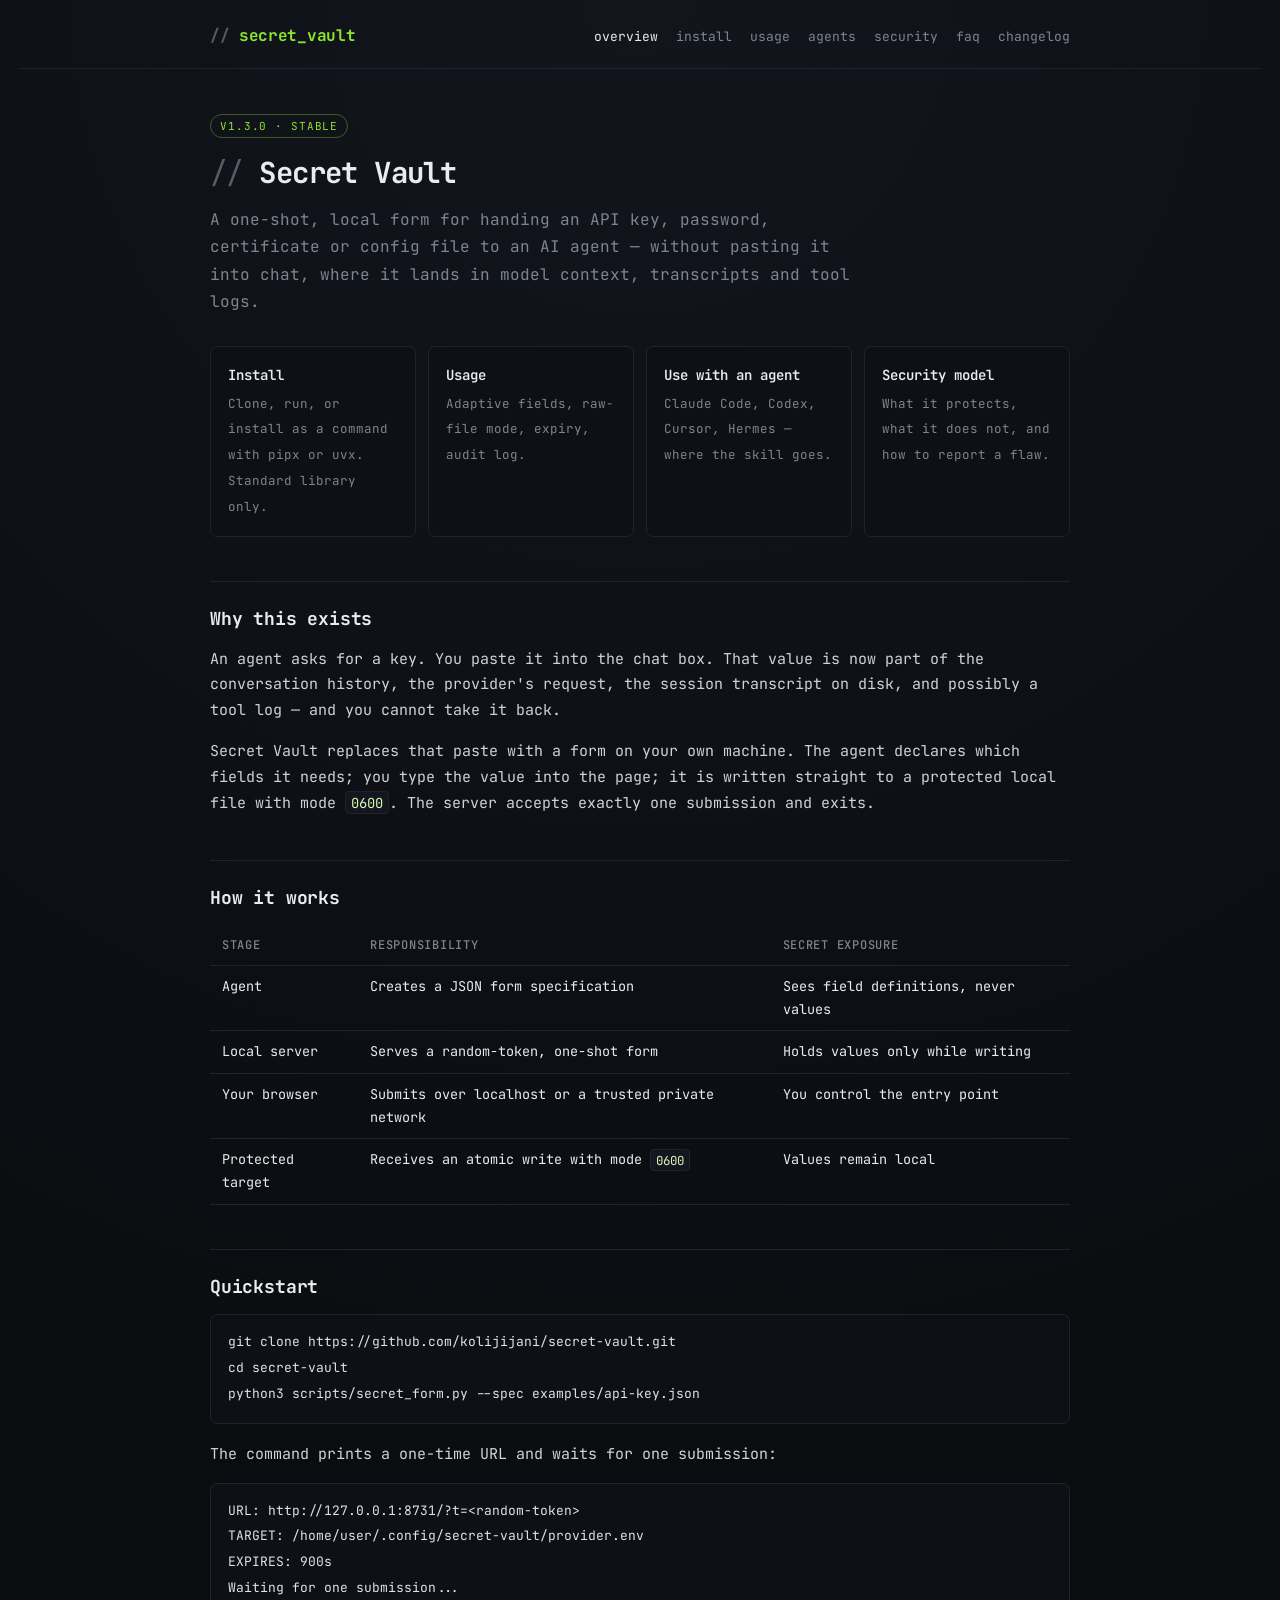
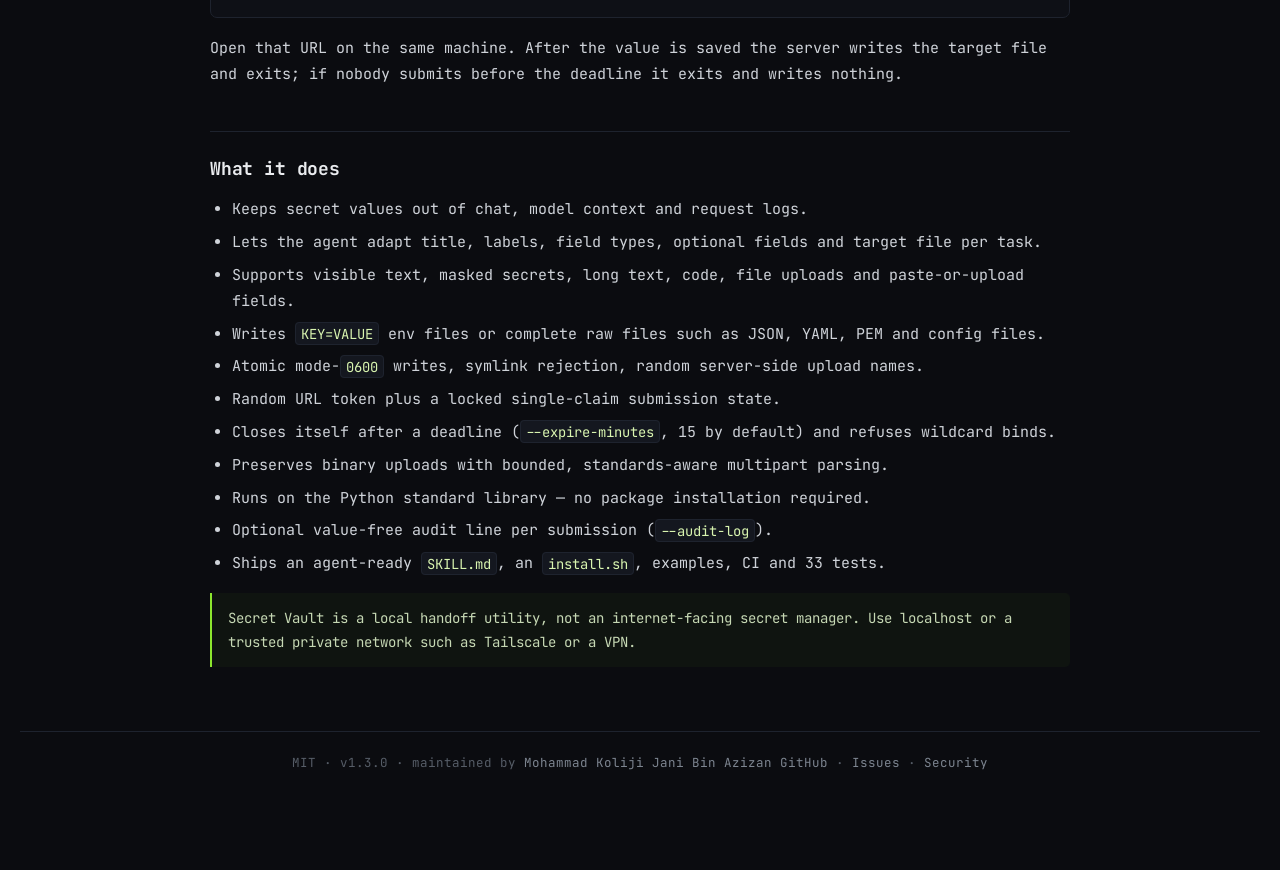
<file: docs/index.html>
<!doctype html>
<html lang="en">
<head>
<meta charset="utf-8">
<meta name="viewport" content="width=device-width,initial-scale=1">
<title>Secret Vault — give an API key to an AI agent without pasting it in chat</title>
<meta name="description" content="One-shot local form for handing secrets to AI agents. The agent declares the fields, you type the value into a local page, it is written straight to a mode-0600 file. Standard library only.">
<link rel="canonical" href="https://kolijijani.github.io/secret-vault/index.html">
<meta property="og:type" content="website">
<meta property="og:site_name" content="Secret Vault">
<meta property="og:title" content="Secret Vault — give an API key to an AI agent without pasting it in chat">
<meta property="og:description" content="One-shot local form for handing secrets to AI agents. The agent declares the fields, you type the value into a local page, it is written straight to a mode-0600 file. Standard library only.">
<meta property="og:url" content="https://kolijijani.github.io/secret-vault/index.html">
<meta property="og:image" content="https://kolijijani.github.io/secret-vault/social-preview.png">
<meta name="twitter:card" content="summary_large_image">
<meta name="twitter:title" content="Secret Vault — give an API key to an AI agent without pasting it in chat">
<meta name="twitter:description" content="One-shot local form for handing secrets to AI agents. The agent declares the fields, you type the value into a local page, it is written straight to a mode-0600 file. Standard library only.">
<meta name="twitter:image" content="https://kolijijani.github.io/secret-vault/social-preview.png">
<meta name="theme-color" content="#0B0C10">
<link rel="preconnect" href="https://fonts.googleapis.com">
<link rel="preconnect" href="https://fonts.gstatic.com" crossorigin>
<link href="https://fonts.googleapis.com/css2?family=JetBrains+Mono:wght@400;500;700&display=swap" rel="stylesheet">
<link rel="stylesheet" href="assets/style.css">
<link rel="icon" href="data:image/svg+xml,<svg xmlns='http://www.w3.org/2000/svg' viewBox='0 0 32 32'><rect width='32' height='32' rx='6' fill='%230B0C10'/><text x='16' y='23' font-family='monospace' font-size='18' font-weight='700' text-anchor='middle' fill='%238CE62E'>//</text></svg>">
<script type="application/ld+json">
{"@context":"https://schema.org","@type":"SoftwareApplication",
"name":"Secret Vault","applicationCategory":"DeveloperApplication",
"operatingSystem":"Linux, macOS","softwareVersion":"1.3.0",
"description":"One-shot local form for handing secrets to AI agents without putting them in chat.",
"url":"https://kolijijani.github.io/secret-vault/","downloadUrl":"https://github.com/kolijijani/secret-vault",
"license":"https://opensource.org/licenses/MIT",
"offers":{"@type":"Offer","price":"0","priceCurrency":"USD"},
"author":{"@type":"Person","name":"Mohammad Koliji Jani Bin Azizan","url":"https://github.com/kolijijani"}}
</script>
</head>
<body>
<header class="site"><div class="wrap">
  <a class="logo" href="index.html"><span class="slash">//</span> secret<span class="vault">_vault</span></a>
  <nav class="site"><a href="index.html" aria-current="page">overview</a><a href="install.html">install</a><a href="usage.html">usage</a><a href="agents.html">agents</a><a href="security.html">security</a><a href="faq.html">faq</a><a href="changelog.html">changelog</a></nav>
</div></header>
<main class="wrap">

<span class="pill">v1.3.0 · stable</span>
<h1><span class="slash">//</span> Secret Vault</h1>
<p class="lede">A one-shot, local form for handing an API key, password, certificate or config file to
an AI agent — without pasting it into chat, where it lands in model context, transcripts and tool logs.</p>

<div class="cards">
  <a class="card" href="install.html"><b>Install</b><span>Clone, run, or install as a command with pipx or uvx. Standard library only.</span></a>
  <a class="card" href="usage.html"><b>Usage</b><span>Adaptive fields, raw-file mode, expiry, audit log.</span></a>
  <a class="card" href="agents.html"><b>Use with an agent</b><span>Claude Code, Codex, Cursor, Hermes — where the skill goes.</span></a>
  <a class="card" href="security.html"><b>Security model</b><span>What it protects, what it does not, and how to report a flaw.</span></a>
</div>

<h2>Why this exists</h2>
<p>An agent asks for a key. You paste it into the chat box. That value is now part of the conversation
history, the provider's request, the session transcript on disk, and possibly a tool log — and you cannot
take it back.</p>
<p>Secret Vault replaces that paste with a form on your own machine. The agent declares which fields it
needs; you type the value into the page; it is written straight to a protected local file with mode
<code>0600</code>. The server accepts exactly one submission and exits.</p>

<h2>How it works</h2>
<table>
<tr><th>Stage</th><th>Responsibility</th><th>Secret exposure</th></tr>
<tr><td>Agent</td><td>Creates a JSON form specification</td><td>Sees field definitions, never values</td></tr>
<tr><td>Local server</td><td>Serves a random-token, one-shot form</td><td>Holds values only while writing</td></tr>
<tr><td>Your browser</td><td>Submits over localhost or a trusted private network</td><td>You control the entry point</td></tr>
<tr><td>Protected target</td><td>Receives an atomic write with mode <code>0600</code></td><td>Values remain local</td></tr>
</table>

<h2>Quickstart</h2>
<pre><code>git clone https://github.com/kolijijani/secret-vault.git
cd secret-vault
python3 scripts/secret_form.py --spec examples/api-key.json</code></pre>
<p>The command prints a one-time URL and waits for one submission:</p>
<pre><code>URL: http://127.0.0.1:8731/?t=&lt;random-token&gt;
TARGET: /home/user/.config/secret-vault/provider.env
EXPIRES: 900s
Waiting for one submission...</code></pre>
<p>Open that URL on the same machine. After the value is saved the server writes the target file and
exits; if nobody submits before the deadline it exits and writes nothing.</p>

<h2>What it does</h2>
<ul>
<li>Keeps secret values out of chat, model context and request logs.</li>
<li>Lets the agent adapt title, labels, field types, optional fields and target file per task.</li>
<li>Supports visible text, masked secrets, long text, code, file uploads and paste-or-upload fields.</li>
<li>Writes <code>KEY=VALUE</code> env files or complete raw files such as JSON, YAML, PEM and config files.</li>
<li>Atomic mode-<code>0600</code> writes, symlink rejection, random server-side upload names.</li>
<li>Random URL token plus a locked single-claim submission state.</li>
<li>Closes itself after a deadline (<code>--expire-minutes</code>, 15 by default) and refuses wildcard binds.</li>
<li>Preserves binary uploads with bounded, standards-aware multipart parsing.</li>
<li>Runs on the Python standard library — no package installation required.</li>
<li>Optional value-free audit line per submission (<code>--audit-log</code>).</li>
<li>Ships an agent-ready <code>SKILL.md</code>, an <code>install.sh</code>, examples, CI and 33 tests.</li>
</ul>

<div class="note">Secret Vault is a local handoff utility, not an internet-facing secret manager.
Use localhost or a trusted private network such as Tailscale or a VPN.</div>
</main>
<footer class="site"><div class="wrap">
  <span>MIT · v1.3.0 · maintained by <a href="https://github.com/kolijijani">Mohammad Koliji Jani Bin Azizan</a></span>
  <span><a href="https://github.com/kolijijani/secret-vault">GitHub</a> · <a href="https://github.com/kolijijani/secret-vault/issues">Issues</a> · <a href="https://github.com/kolijijani/secret-vault/blob/main/SECURITY.md">Security</a></span>
</div></footer>
</body>
</html>
</file>
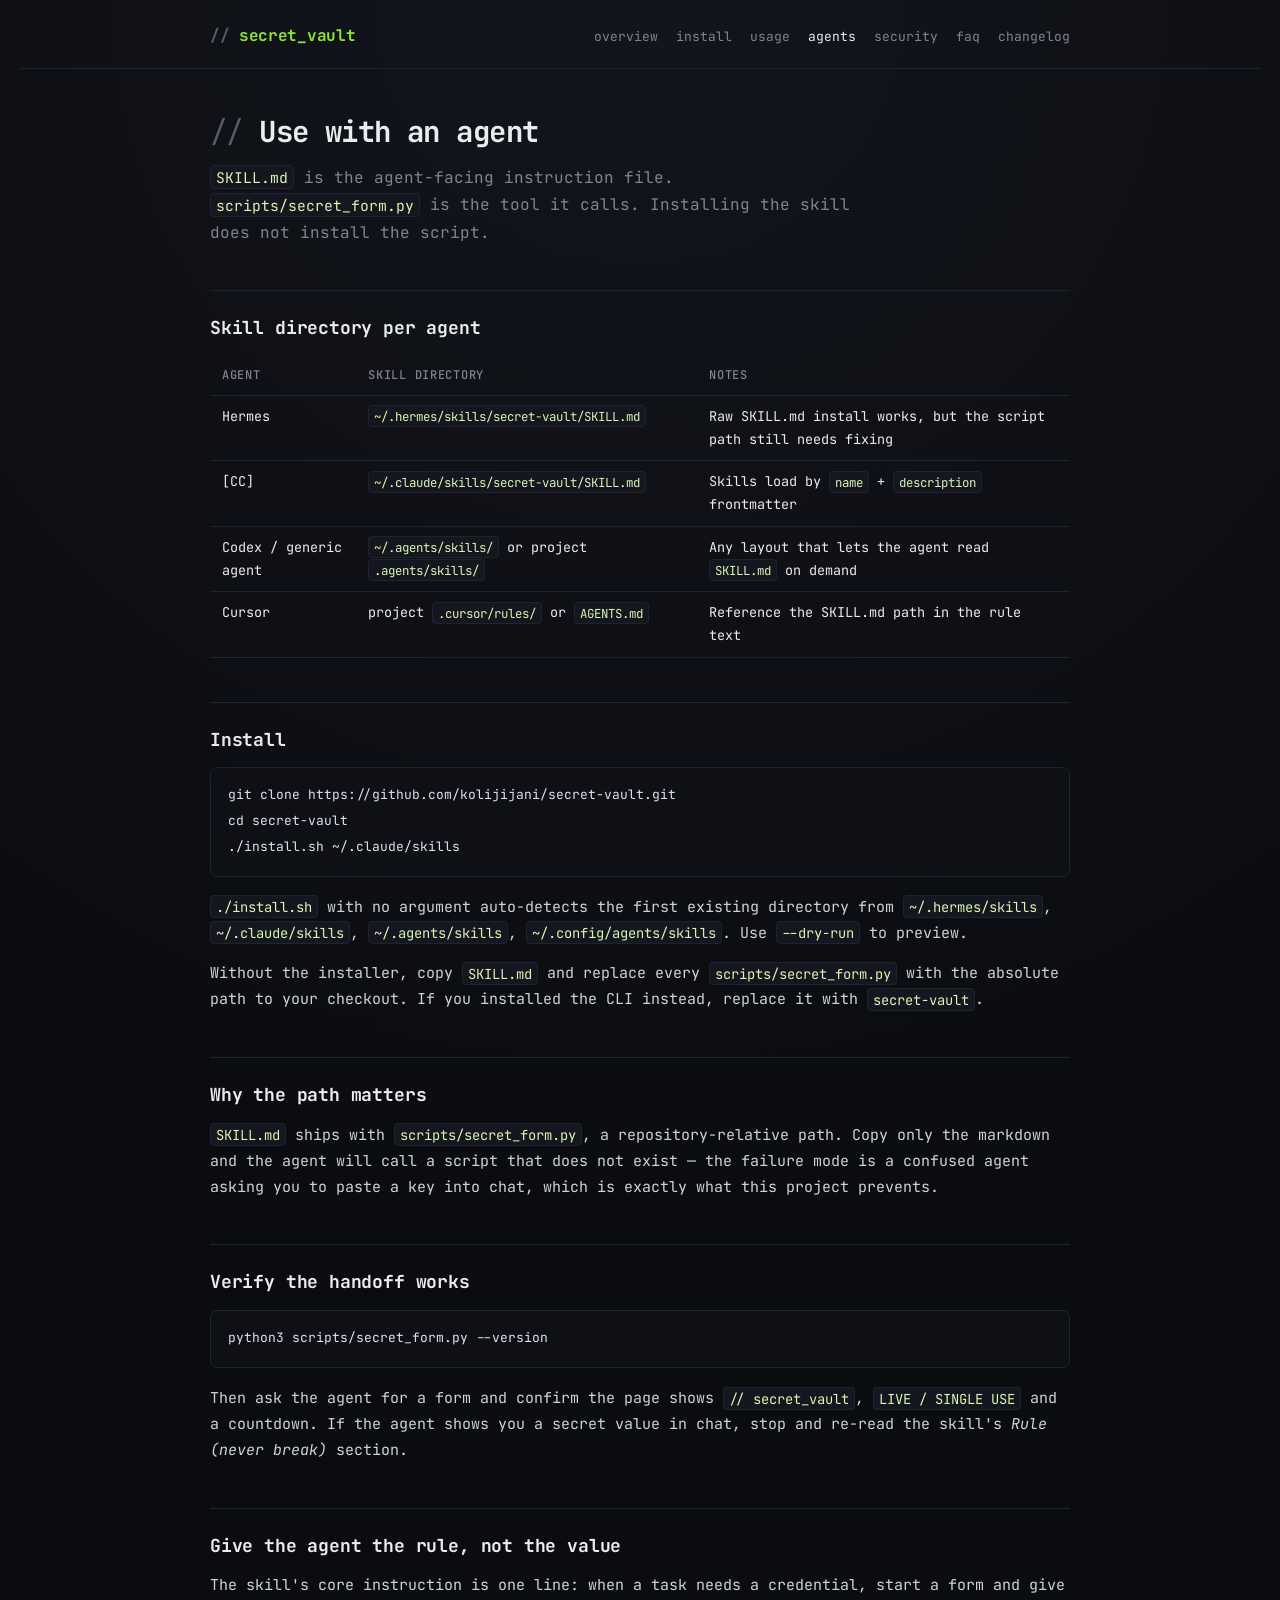
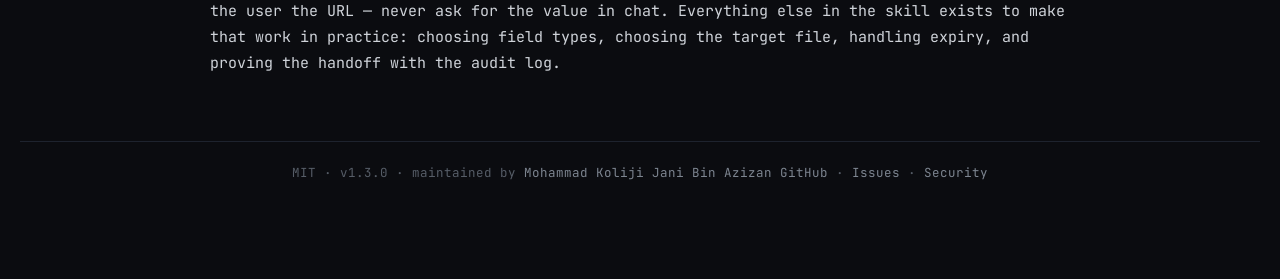
<file: docs/agents.html>
<!doctype html>
<html lang="en">
<head>
<meta charset="utf-8">
<meta name="viewport" content="width=device-width,initial-scale=1">
<title>Use Secret Vault with an AI agent — Hermes, Claude, Codex, Cursor</title>
<meta name="description" content="Where to install the Secret Vault SKILL.md for Hermes, Claude, Codex and Cursor, why the script path matters, and how to verify a handoff worked.">
<link rel="canonical" href="https://kolijijani.github.io/secret-vault/agents.html">
<meta property="og:type" content="website">
<meta property="og:site_name" content="Secret Vault">
<meta property="og:title" content="Use Secret Vault with an AI agent — Hermes, Claude, Codex, Cursor">
<meta property="og:description" content="Where to install the Secret Vault SKILL.md for Hermes, Claude, Codex and Cursor, why the script path matters, and how to verify a handoff worked.">
<meta property="og:url" content="https://kolijijani.github.io/secret-vault/agents.html">
<meta property="og:image" content="https://kolijijani.github.io/secret-vault/social-preview.png">
<meta name="twitter:card" content="summary_large_image">
<meta name="twitter:title" content="Use Secret Vault with an AI agent — Hermes, Claude, Codex, Cursor">
<meta name="twitter:description" content="Where to install the Secret Vault SKILL.md for Hermes, Claude, Codex and Cursor, why the script path matters, and how to verify a handoff worked.">
<meta name="twitter:image" content="https://kolijijani.github.io/secret-vault/social-preview.png">
<meta name="theme-color" content="#0B0C10">
<link rel="preconnect" href="https://fonts.googleapis.com">
<link rel="preconnect" href="https://fonts.gstatic.com" crossorigin>
<link href="https://fonts.googleapis.com/css2?family=JetBrains+Mono:wght@400;500;700&display=swap" rel="stylesheet">
<link rel="stylesheet" href="assets/style.css">
<link rel="icon" href="data:image/svg+xml,<svg xmlns='http://www.w3.org/2000/svg' viewBox='0 0 32 32'><rect width='32' height='32' rx='6' fill='%230B0C10'/><text x='16' y='23' font-family='monospace' font-size='18' font-weight='700' text-anchor='middle' fill='%238CE62E'>//</text></svg>">
</head>
<body>
<header class="site"><div class="wrap">
  <a class="logo" href="index.html"><span class="slash">//</span> secret<span class="vault">_vault</span></a>
  <nav class="site"><a href="index.html">overview</a><a href="install.html">install</a><a href="usage.html">usage</a><a href="agents.html" aria-current="page">agents</a><a href="security.html">security</a><a href="faq.html">faq</a><a href="changelog.html">changelog</a></nav>
</div></header>
<main class="wrap">

<h1><span class="slash">//</span> Use with an agent</h1>
<p class="lede"><code>SKILL.md</code> is the agent-facing instruction file. <code>scripts/secret_form.py</code>
is the tool it calls. Installing the skill does not install the script.</p>

<h2>Skill directory per agent</h2>
<table>
<tr><th>Agent</th><th>Skill directory</th><th>Notes</th></tr>
<tr><td>Hermes</td><td><code>~/.hermes/skills/secret-vault/SKILL.md</code></td><td>Raw SKILL.md install works, but the script path still needs fixing</td></tr>
<tr><td>[CC]</td><td><code>~/.claude/skills/secret-vault/SKILL.md</code></td><td>Skills load by <code>name</code> + <code>description</code> frontmatter</td></tr>
<tr><td>Codex / generic agent</td><td><code>~/.agents/skills/</code> or project <code>.agents/skills/</code></td><td>Any layout that lets the agent read <code>SKILL.md</code> on demand</td></tr>
<tr><td>Cursor</td><td>project <code>.cursor/rules/</code> or <code>AGENTS.md</code></td><td>Reference the SKILL.md path in the rule text</td></tr>
</table>

<h2>Install</h2>
<pre><code>git clone https://github.com/kolijijani/secret-vault.git
cd secret-vault
./install.sh ~/.claude/skills</code></pre>
<p><code>./install.sh</code> with no argument auto-detects the first existing directory from
<code>~/.hermes/skills</code>, <code>~/.claude/skills</code>, <code>~/.agents/skills</code>,
<code>~/.config/agents/skills</code>. Use <code>--dry-run</code> to preview.</p>
<p>Without the installer, copy <code>SKILL.md</code> and replace every <code>scripts/secret_form.py</code>
with the absolute path to your checkout. If you installed the CLI instead, replace it with
<code>secret-vault</code>.</p>

<h2>Why the path matters</h2>
<p><code>SKILL.md</code> ships with <code>scripts/secret_form.py</code>, a repository-relative path. Copy only
the markdown and the agent will call a script that does not exist — the failure mode is a confused agent
asking you to paste a key into chat, which is exactly what this project prevents.</p>

<h2>Verify the handoff works</h2>
<pre><code>python3 scripts/secret_form.py --version</code></pre>
<p>Then ask the agent for a form and confirm the page shows <code>// secret_vault</code>,
<code>LIVE / SINGLE USE</code> and a countdown. If the agent shows you a secret value in chat, stop and
re-read the skill's <em>Rule (never break)</em> section.</p>

<h2>Give the agent the rule, not the value</h2>
<p>The skill's core instruction is one line: when a task needs a credential, start a form and give the user
the URL — never ask for the value in chat. Everything else in the skill exists to make that work in
practice: choosing field types, choosing the target file, handling expiry, and proving the handoff with the
audit log.</p>
</main>
<footer class="site"><div class="wrap">
  <span>MIT · v1.3.0 · maintained by <a href="https://github.com/kolijijani">Mohammad Koliji Jani Bin Azizan</a></span>
  <span><a href="https://github.com/kolijijani/secret-vault">GitHub</a> · <a href="https://github.com/kolijijani/secret-vault/issues">Issues</a> · <a href="https://github.com/kolijijani/secret-vault/blob/main/SECURITY.md">Security</a></span>
</div></footer>
</body>
</html>
</file>
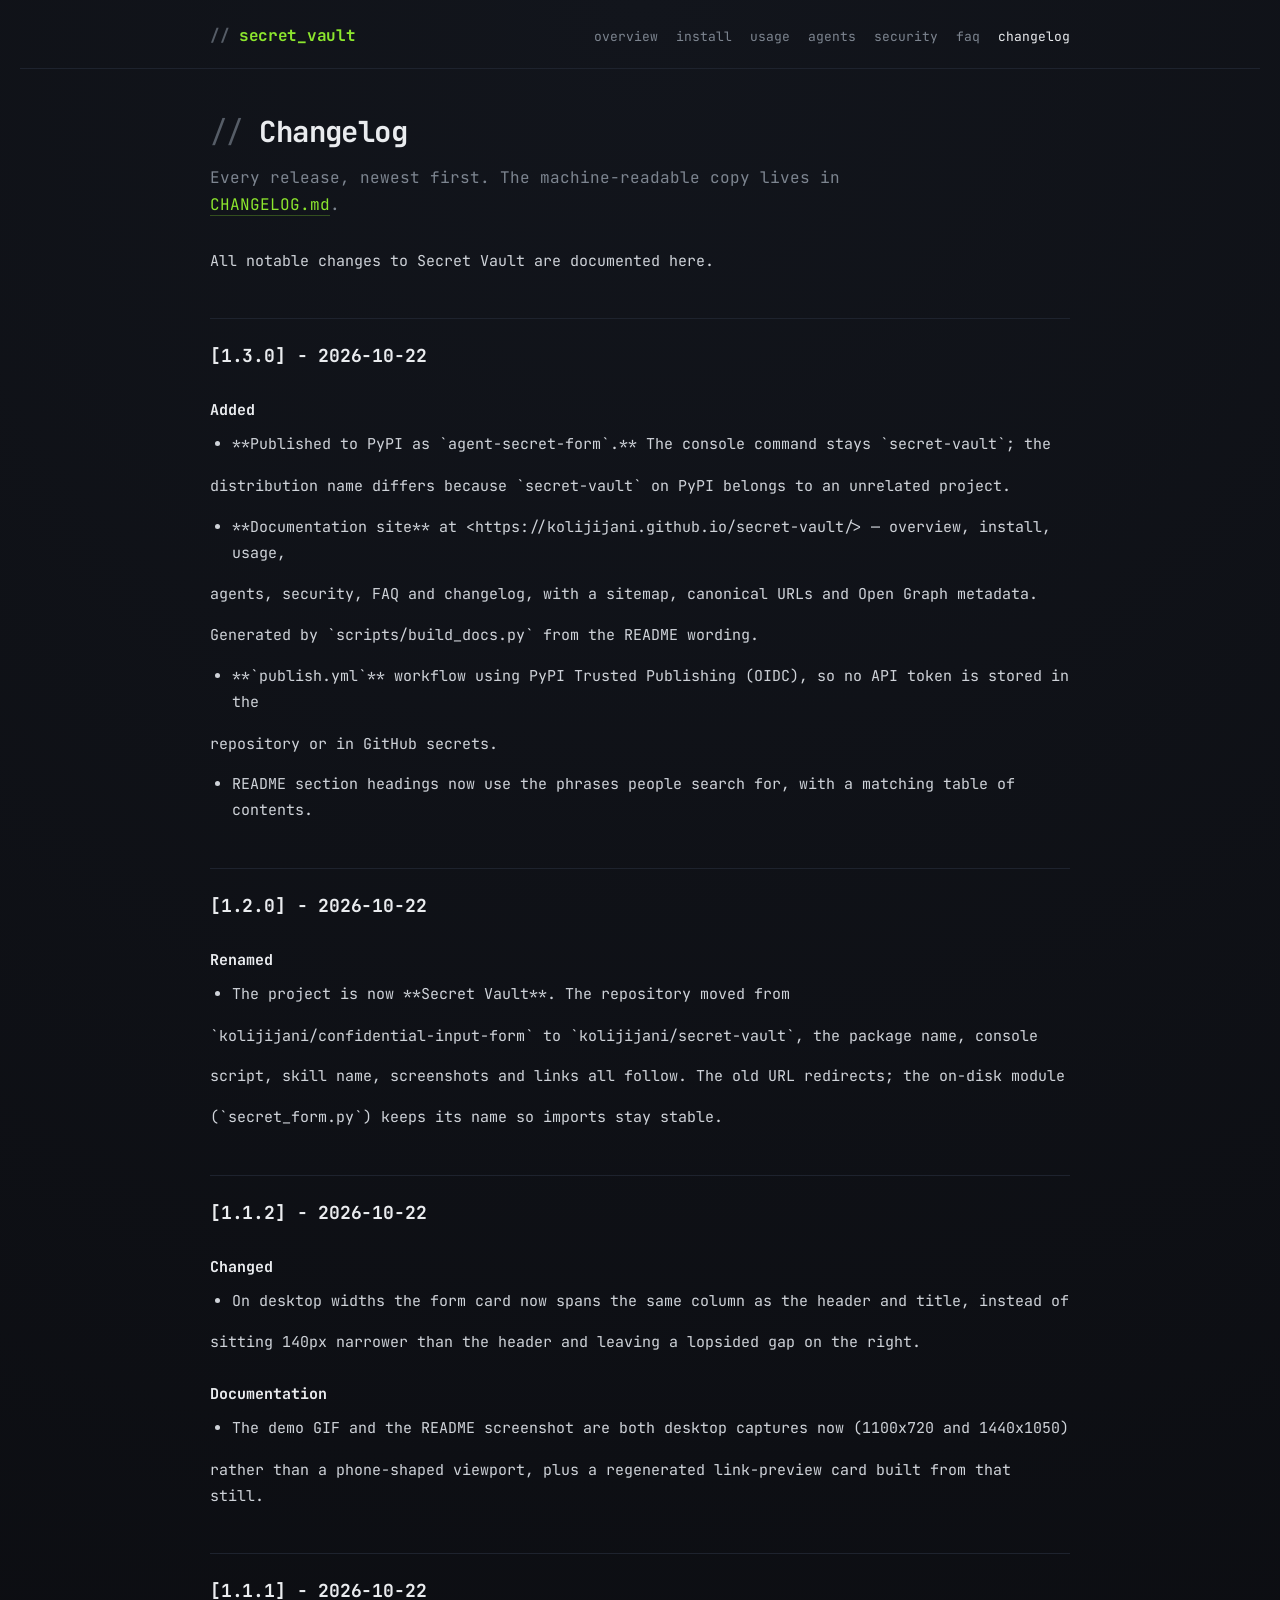
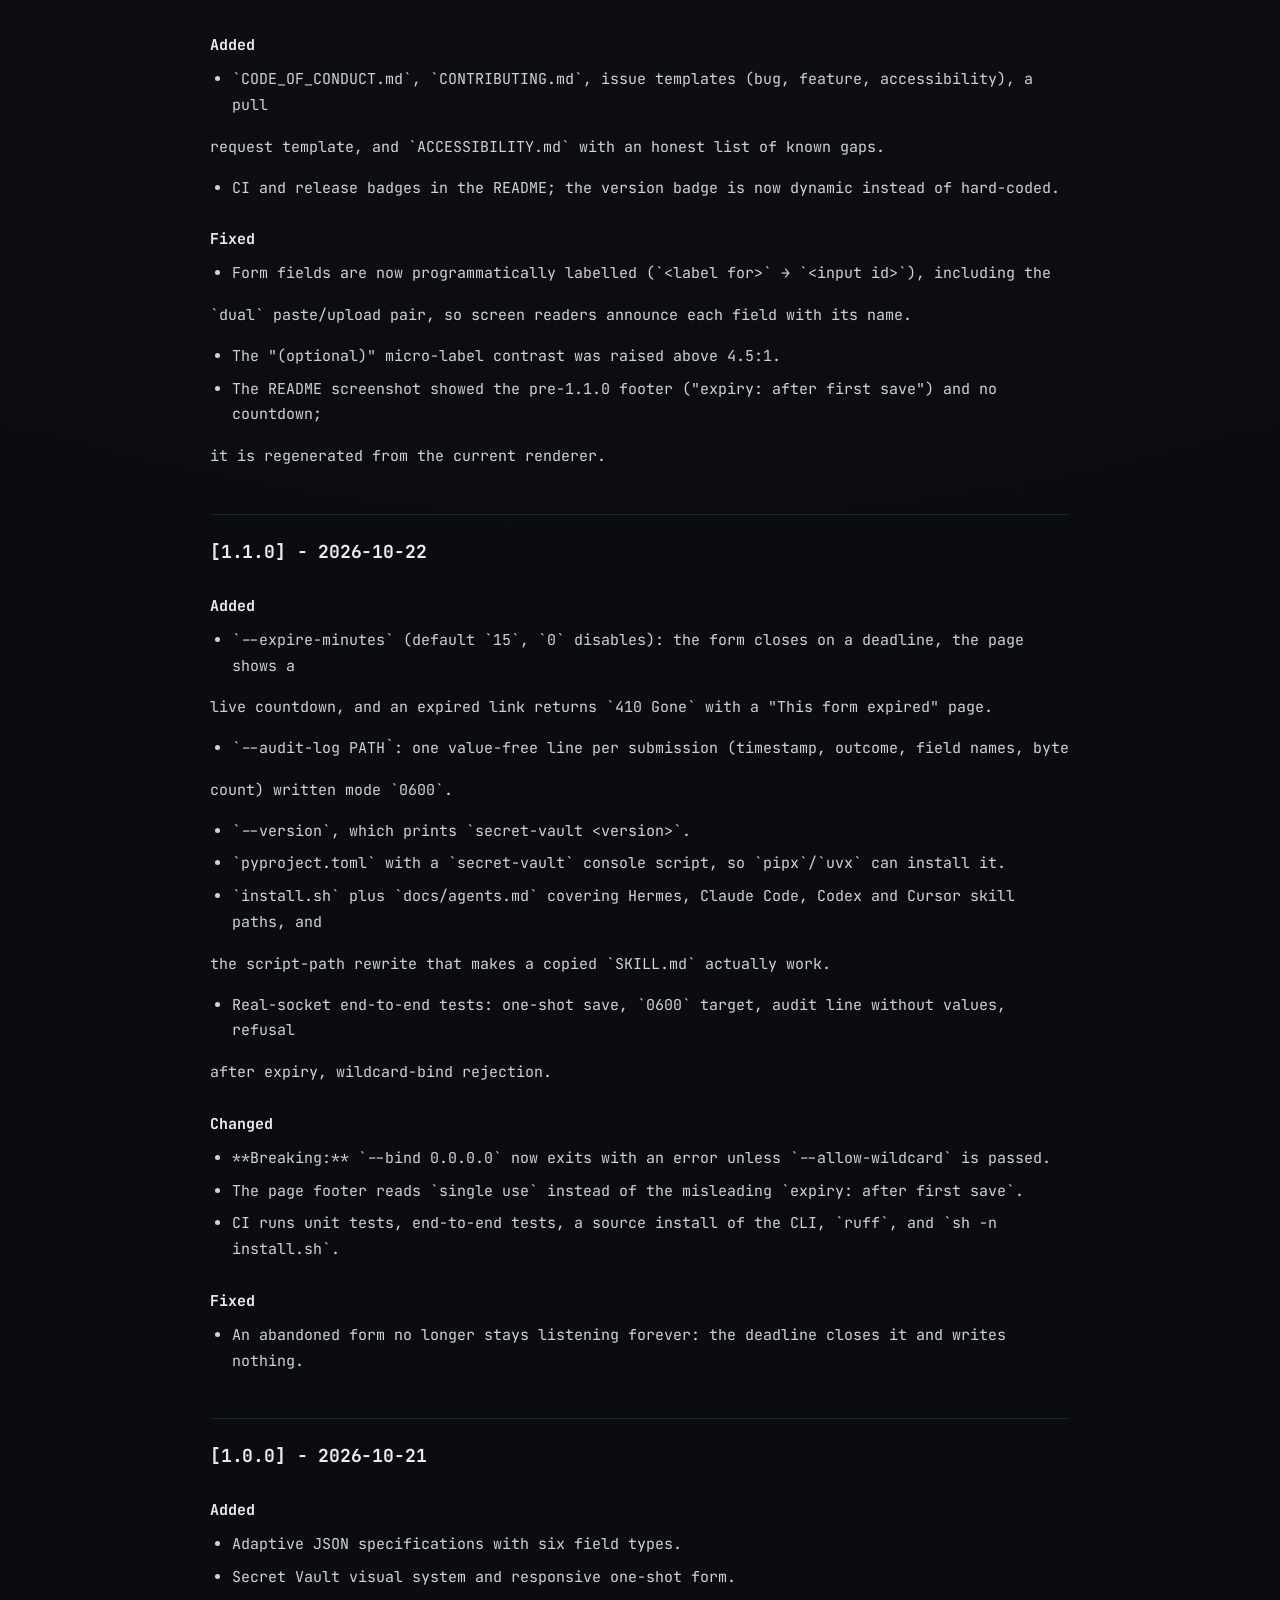
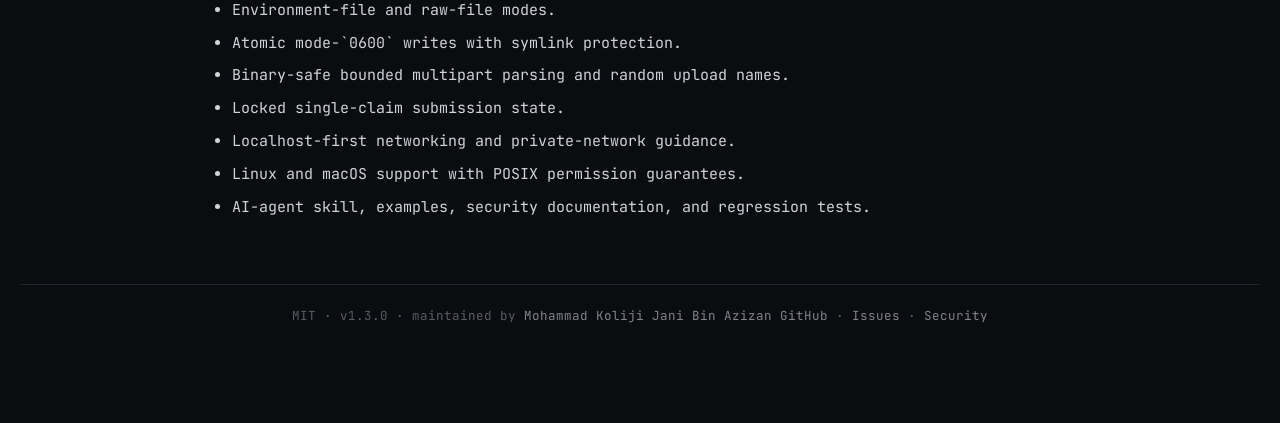
<file: docs/changelog.html>
<!doctype html>
<html lang="en">
<head>
<meta charset="utf-8">
<meta name="viewport" content="width=device-width,initial-scale=1">
<title>Secret Vault changelog — every release</title>
<meta name="description" content="Release history for Secret Vault: renames, form layout fixes, expiry timer, audit log and the one-shot form behaviour.">
<link rel="canonical" href="https://kolijijani.github.io/secret-vault/changelog.html">
<meta property="og:type" content="website">
<meta property="og:site_name" content="Secret Vault">
<meta property="og:title" content="Secret Vault changelog — every release">
<meta property="og:description" content="Release history for Secret Vault: renames, form layout fixes, expiry timer, audit log and the one-shot form behaviour.">
<meta property="og:url" content="https://kolijijani.github.io/secret-vault/changelog.html">
<meta property="og:image" content="https://kolijijani.github.io/secret-vault/social-preview.png">
<meta name="twitter:card" content="summary_large_image">
<meta name="twitter:title" content="Secret Vault changelog — every release">
<meta name="twitter:description" content="Release history for Secret Vault: renames, form layout fixes, expiry timer, audit log and the one-shot form behaviour.">
<meta name="twitter:image" content="https://kolijijani.github.io/secret-vault/social-preview.png">
<meta name="theme-color" content="#0B0C10">
<link rel="preconnect" href="https://fonts.googleapis.com">
<link rel="preconnect" href="https://fonts.gstatic.com" crossorigin>
<link href="https://fonts.googleapis.com/css2?family=JetBrains+Mono:wght@400;500;700&display=swap" rel="stylesheet">
<link rel="stylesheet" href="assets/style.css">
<link rel="icon" href="data:image/svg+xml,<svg xmlns='http://www.w3.org/2000/svg' viewBox='0 0 32 32'><rect width='32' height='32' rx='6' fill='%230B0C10'/><text x='16' y='23' font-family='monospace' font-size='18' font-weight='700' text-anchor='middle' fill='%238CE62E'>//</text></svg>">
</head>
<body>
<header class="site"><div class="wrap">
  <a class="logo" href="index.html"><span class="slash">//</span> secret<span class="vault">_vault</span></a>
  <nav class="site"><a href="index.html">overview</a><a href="install.html">install</a><a href="usage.html">usage</a><a href="agents.html">agents</a><a href="security.html">security</a><a href="faq.html">faq</a><a href="changelog.html" aria-current="page">changelog</a></nav>
</div></header>
<main class="wrap">

<h1><span class="slash">//</span> Changelog</h1>
<p class="lede">Every release, newest first. The machine-readable copy lives in
<a href="https://github.com/kolijijani/secret-vault/blob/main/CHANGELOG.md">CHANGELOG.md</a>.</p>
<p>All notable changes to Secret Vault are documented here.</p><h2>[1.3.0] - 2026-10-22</h2><h3>Added</h3><ul><li>**Published to PyPI as `agent-secret-form`.** The console command stays `secret-vault`; the</li></ul><p>  distribution name differs because `secret-vault` on PyPI belongs to an unrelated project.</p><ul><li>**Documentation site** at &lt;https://kolijijani.github.io/secret-vault/&gt; — overview, install, usage,</li></ul><p>  agents, security, FAQ and changelog, with a sitemap, canonical URLs and Open Graph metadata.</p><p>  Generated by `scripts/build_docs.py` from the README wording.</p><ul><li>**`publish.yml`** workflow using PyPI Trusted Publishing (OIDC), so no API token is stored in the</li></ul><p>  repository or in GitHub secrets.</p><ul><li>README section headings now use the phrases people search for, with a matching table of contents.</li></ul><h2>[1.2.0] - 2026-10-22</h2><h3>Renamed</h3><ul><li>The project is now **Secret Vault**. The repository moved from</li></ul><p>  `kolijijani/confidential-input-form` to `kolijijani/secret-vault`, the package name, console</p><p>  script, skill name, screenshots and links all follow. The old URL redirects; the on-disk module</p><p>  (`secret_form.py`) keeps its name so imports stay stable.</p><h2>[1.1.2] - 2026-10-22</h2><h3>Changed</h3><ul><li>On desktop widths the form card now spans the same column as the header and title, instead of</li></ul><p>  sitting 140px narrower than the header and leaving a lopsided gap on the right.</p><h3>Documentation</h3><ul><li>The demo GIF and the README screenshot are both desktop captures now (1100x720 and 1440x1050)</li></ul><p>  rather than a phone-shaped viewport, plus a regenerated link-preview card built from that still.</p><h2>[1.1.1] - 2026-10-22</h2><h3>Added</h3><ul><li>`CODE_OF_CONDUCT.md`, `CONTRIBUTING.md`, issue templates (bug, feature, accessibility), a pull</li></ul><p>  request template, and `ACCESSIBILITY.md` with an honest list of known gaps.</p><ul><li>CI and release badges in the README; the version badge is now dynamic instead of hard-coded.</li></ul><h3>Fixed</h3><ul><li>Form fields are now programmatically labelled (`&lt;label for&gt;` → `&lt;input id&gt;`), including the</li></ul><p>  `dual` paste/upload pair, so screen readers announce each field with its name.</p><ul><li>The &quot;(optional)&quot; micro-label contrast was raised above 4.5:1.</li><li>The README screenshot showed the pre-1.1.0 footer (&quot;expiry: after first save&quot;) and no countdown;</li></ul><p>  it is regenerated from the current renderer.</p><h2>[1.1.0] - 2026-10-22</h2><h3>Added</h3><ul><li>`--expire-minutes` (default `15`, `0` disables): the form closes on a deadline, the page shows a</li></ul><p>  live countdown, and an expired link returns `410 Gone` with a &quot;This form expired&quot; page.</p><ul><li>`--audit-log PATH`: one value-free line per submission (timestamp, outcome, field names, byte</li></ul><p>  count) written mode `0600`.</p><ul><li>`--version`, which prints `secret-vault &lt;version&gt;`.</li><li>`pyproject.toml` with a `secret-vault` console script, so `pipx`/`uvx` can install it.</li><li>`install.sh` plus `docs/agents.md` covering Hermes, Claude Code, Codex and Cursor skill paths, and</li></ul><p>  the script-path rewrite that makes a copied `SKILL.md` actually work.</p><ul><li>Real-socket end-to-end tests: one-shot save, `0600` target, audit line without values, refusal</li></ul><p>  after expiry, wildcard-bind rejection.</p><h3>Changed</h3><ul><li>**Breaking:** `--bind 0.0.0.0` now exits with an error unless `--allow-wildcard` is passed.</li><li>The page footer reads `single use` instead of the misleading `expiry: after first save`.</li><li>CI runs unit tests, end-to-end tests, a source install of the CLI, `ruff`, and `sh -n install.sh`.</li></ul><h3>Fixed</h3><ul><li>An abandoned form no longer stays listening forever: the deadline closes it and writes nothing.</li></ul><h2>[1.0.0] - 2026-10-21</h2><h3>Added</h3><ul><li>Adaptive JSON specifications with six field types.</li><li>Secret Vault visual system and responsive one-shot form.</li><li>Environment-file and raw-file modes.</li><li>Atomic mode-`0600` writes with symlink protection.</li><li>Binary-safe bounded multipart parsing and random upload names.</li><li>Locked single-claim submission state.</li><li>Localhost-first networking and private-network guidance.</li><li>Linux and macOS support with POSIX permission guarantees.</li><li>AI-agent skill, examples, security documentation, and regression tests.</li></ul>
</main>
<footer class="site"><div class="wrap">
  <span>MIT · v1.3.0 · maintained by <a href="https://github.com/kolijijani">Mohammad Koliji Jani Bin Azizan</a></span>
  <span><a href="https://github.com/kolijijani/secret-vault">GitHub</a> · <a href="https://github.com/kolijijani/secret-vault/issues">Issues</a> · <a href="https://github.com/kolijijani/secret-vault/blob/main/SECURITY.md">Security</a></span>
</div></footer>
</body>
</html>
</file>
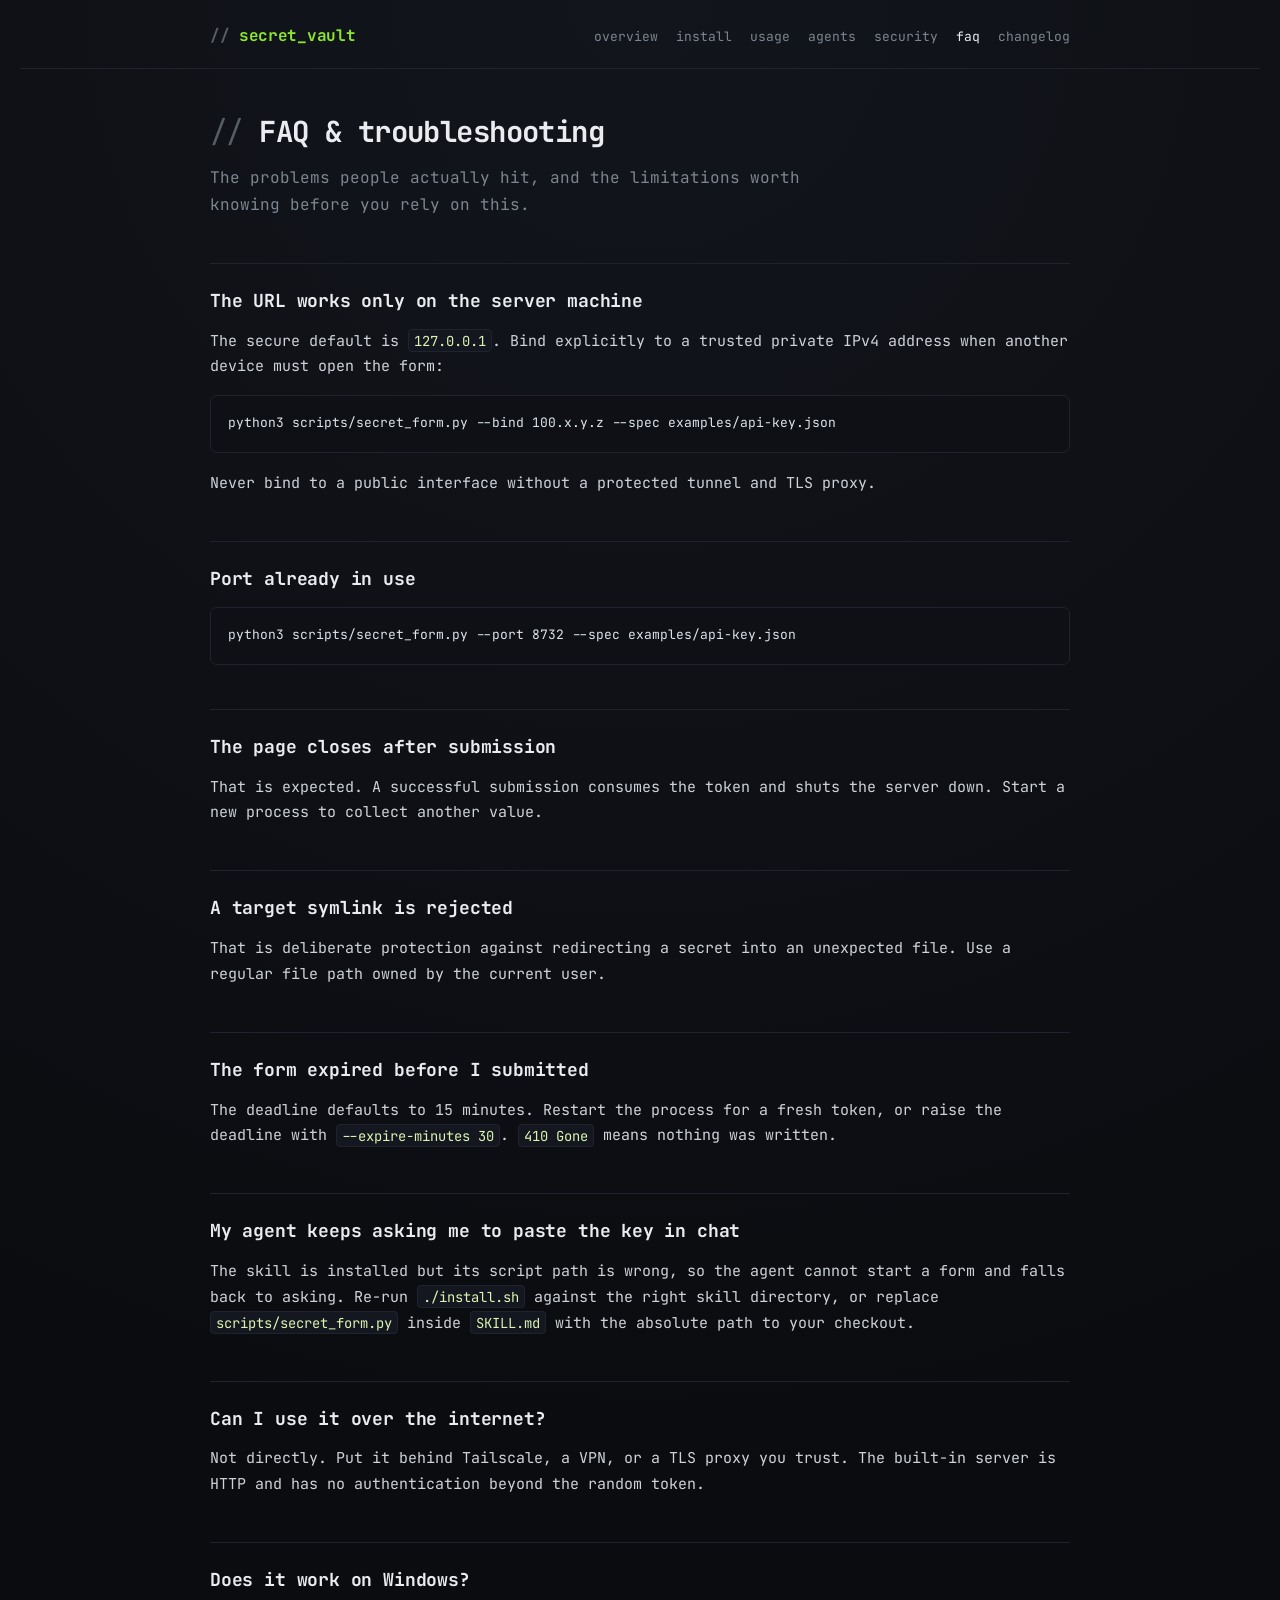
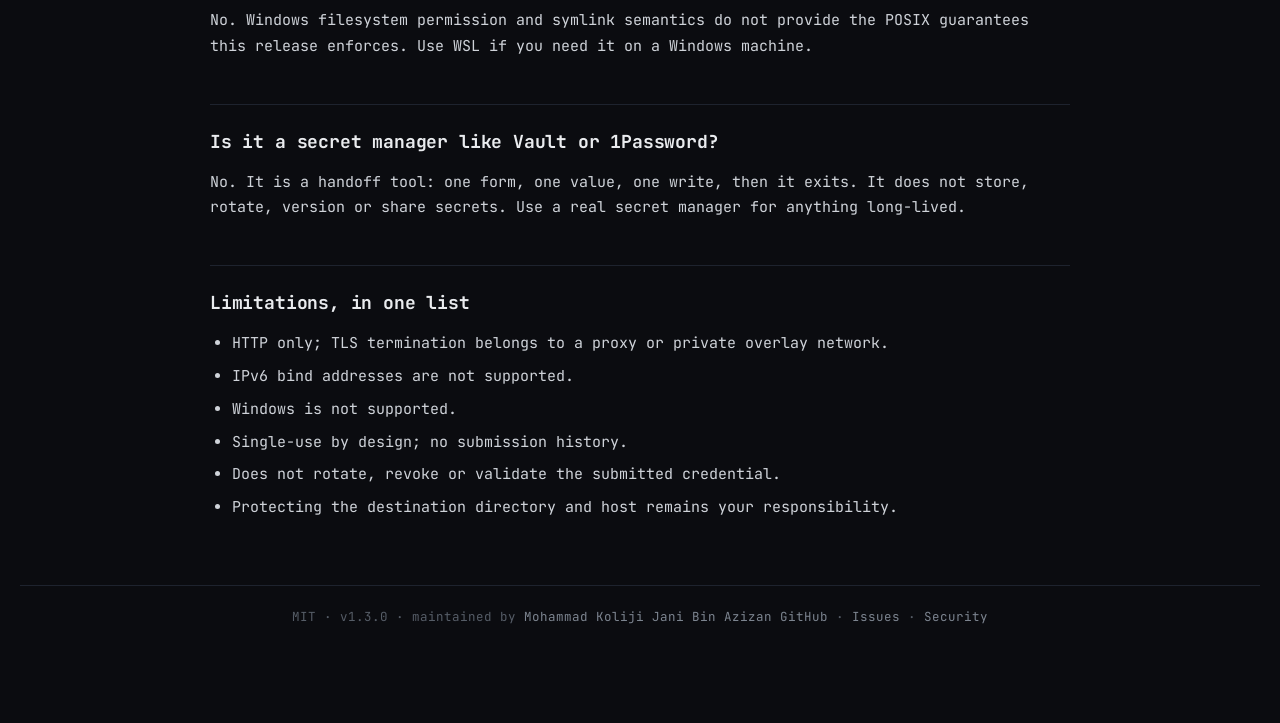
<file: docs/faq.html>
<!doctype html>
<html lang="en">
<head>
<meta charset="utf-8">
<meta name="viewport" content="width=device-width,initial-scale=1">
<title>Secret Vault FAQ — port in use, expired form, symlink rejected, agent still asking</title>
<meta name="description" content="Answers to the common Secret Vault problems: form only reachable on localhost, port in use, expired token, rejected symlink, and an agent that still asks for the key in chat.">
<link rel="canonical" href="https://kolijijani.github.io/secret-vault/faq.html">
<meta property="og:type" content="website">
<meta property="og:site_name" content="Secret Vault">
<meta property="og:title" content="Secret Vault FAQ — port in use, expired form, symlink rejected, agent still asking">
<meta property="og:description" content="Answers to the common Secret Vault problems: form only reachable on localhost, port in use, expired token, rejected symlink, and an agent that still asks for the key in chat.">
<meta property="og:url" content="https://kolijijani.github.io/secret-vault/faq.html">
<meta property="og:image" content="https://kolijijani.github.io/secret-vault/social-preview.png">
<meta name="twitter:card" content="summary_large_image">
<meta name="twitter:title" content="Secret Vault FAQ — port in use, expired form, symlink rejected, agent still asking">
<meta name="twitter:description" content="Answers to the common Secret Vault problems: form only reachable on localhost, port in use, expired token, rejected symlink, and an agent that still asks for the key in chat.">
<meta name="twitter:image" content="https://kolijijani.github.io/secret-vault/social-preview.png">
<meta name="theme-color" content="#0B0C10">
<link rel="preconnect" href="https://fonts.googleapis.com">
<link rel="preconnect" href="https://fonts.gstatic.com" crossorigin>
<link href="https://fonts.googleapis.com/css2?family=JetBrains+Mono:wght@400;500;700&display=swap" rel="stylesheet">
<link rel="stylesheet" href="assets/style.css">
<link rel="icon" href="data:image/svg+xml,<svg xmlns='http://www.w3.org/2000/svg' viewBox='0 0 32 32'><rect width='32' height='32' rx='6' fill='%230B0C10'/><text x='16' y='23' font-family='monospace' font-size='18' font-weight='700' text-anchor='middle' fill='%238CE62E'>//</text></svg>">
</head>
<body>
<header class="site"><div class="wrap">
  <a class="logo" href="index.html"><span class="slash">//</span> secret<span class="vault">_vault</span></a>
  <nav class="site"><a href="index.html">overview</a><a href="install.html">install</a><a href="usage.html">usage</a><a href="agents.html">agents</a><a href="security.html">security</a><a href="faq.html" aria-current="page">faq</a><a href="changelog.html">changelog</a></nav>
</div></header>
<main class="wrap">

<h1><span class="slash">//</span> FAQ &amp; troubleshooting</h1>
<p class="lede">The problems people actually hit, and the limitations worth knowing before you rely on this.</p>

<h2>The URL works only on the server machine</h2>
<p>The secure default is <code>127.0.0.1</code>. Bind explicitly to a trusted private IPv4 address when
another device must open the form:</p>
<pre><code>python3 scripts/secret_form.py --bind 100.x.y.z --spec examples/api-key.json</code></pre>
<p>Never bind to a public interface without a protected tunnel and TLS proxy.</p>

<h2>Port already in use</h2>
<pre><code>python3 scripts/secret_form.py --port 8732 --spec examples/api-key.json</code></pre>

<h2>The page closes after submission</h2>
<p>That is expected. A successful submission consumes the token and shuts the server down. Start a new
process to collect another value.</p>

<h2>A target symlink is rejected</h2>
<p>That is deliberate protection against redirecting a secret into an unexpected file. Use a regular file
path owned by the current user.</p>

<h2>The form expired before I submitted</h2>
<p>The deadline defaults to 15 minutes. Restart the process for a fresh token, or raise the deadline with
<code>--expire-minutes 30</code>. <code>410 Gone</code> means nothing was written.</p>

<h2>My agent keeps asking me to paste the key in chat</h2>
<p>The skill is installed but its script path is wrong, so the agent cannot start a form and falls back to
asking. Re-run <code>./install.sh</code> against the right skill directory, or replace
<code>scripts/secret_form.py</code> inside <code>SKILL.md</code> with the absolute path to your checkout.</p>

<h2>Can I use it over the internet?</h2>
<p>Not directly. Put it behind Tailscale, a VPN, or a TLS proxy you trust. The built-in server is HTTP and
has no authentication beyond the random token.</p>

<h2>Does it work on Windows?</h2>
<p>No. Windows filesystem permission and symlink semantics do not provide the POSIX guarantees this release
enforces. Use WSL if you need it on a Windows machine.</p>

<h2>Is it a secret manager like Vault or 1Password?</h2>
<p>No. It is a handoff tool: one form, one value, one write, then it exits. It does not store, rotate,
version or share secrets. Use a real secret manager for anything long-lived.</p>

<h2>Limitations, in one list</h2>
<ul>
<li>HTTP only; TLS termination belongs to a proxy or private overlay network.</li>
<li>IPv6 bind addresses are not supported.</li>
<li>Windows is not supported.</li>
<li>Single-use by design; no submission history.</li>
<li>Does not rotate, revoke or validate the submitted credential.</li>
<li>Protecting the destination directory and host remains your responsibility.</li>
</ul>
</main>
<footer class="site"><div class="wrap">
  <span>MIT · v1.3.0 · maintained by <a href="https://github.com/kolijijani">Mohammad Koliji Jani Bin Azizan</a></span>
  <span><a href="https://github.com/kolijijani/secret-vault">GitHub</a> · <a href="https://github.com/kolijijani/secret-vault/issues">Issues</a> · <a href="https://github.com/kolijijani/secret-vault/blob/main/SECURITY.md">Security</a></span>
</div></footer>
</body>
</html>
</file>
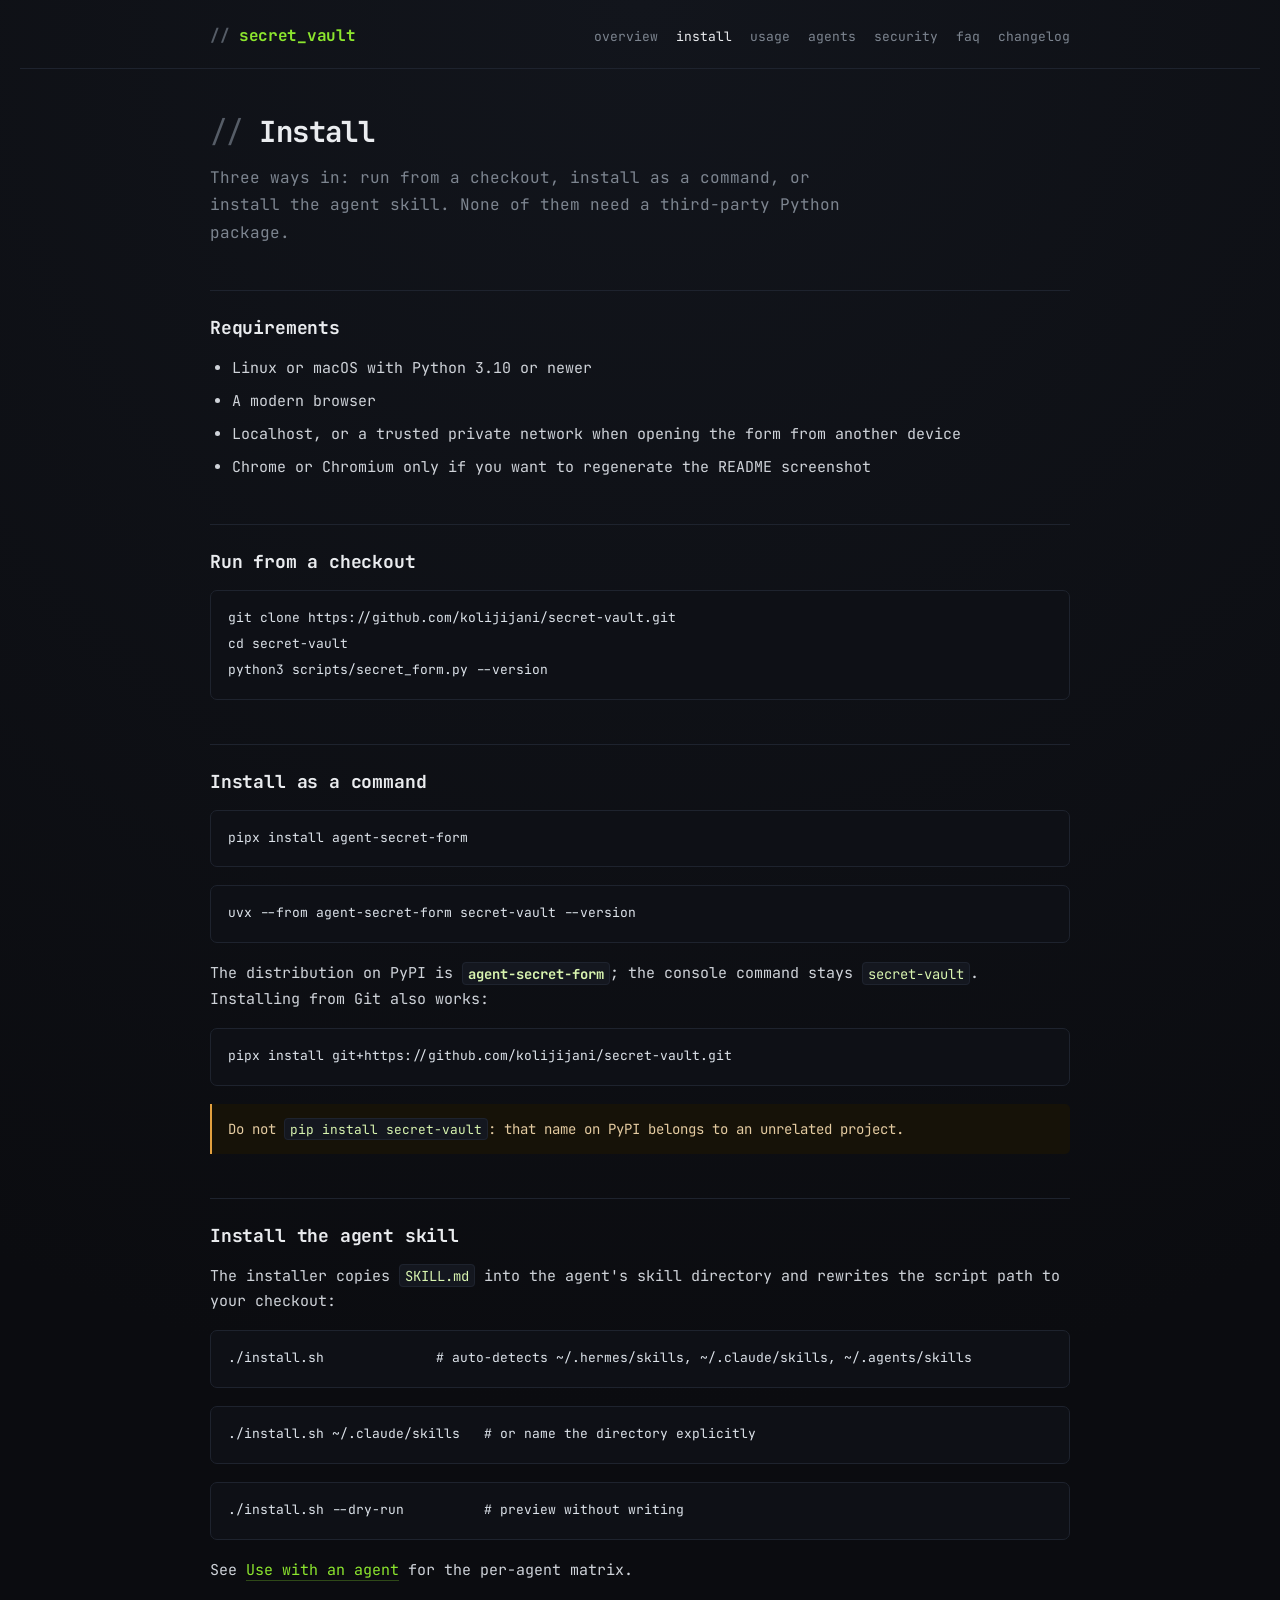
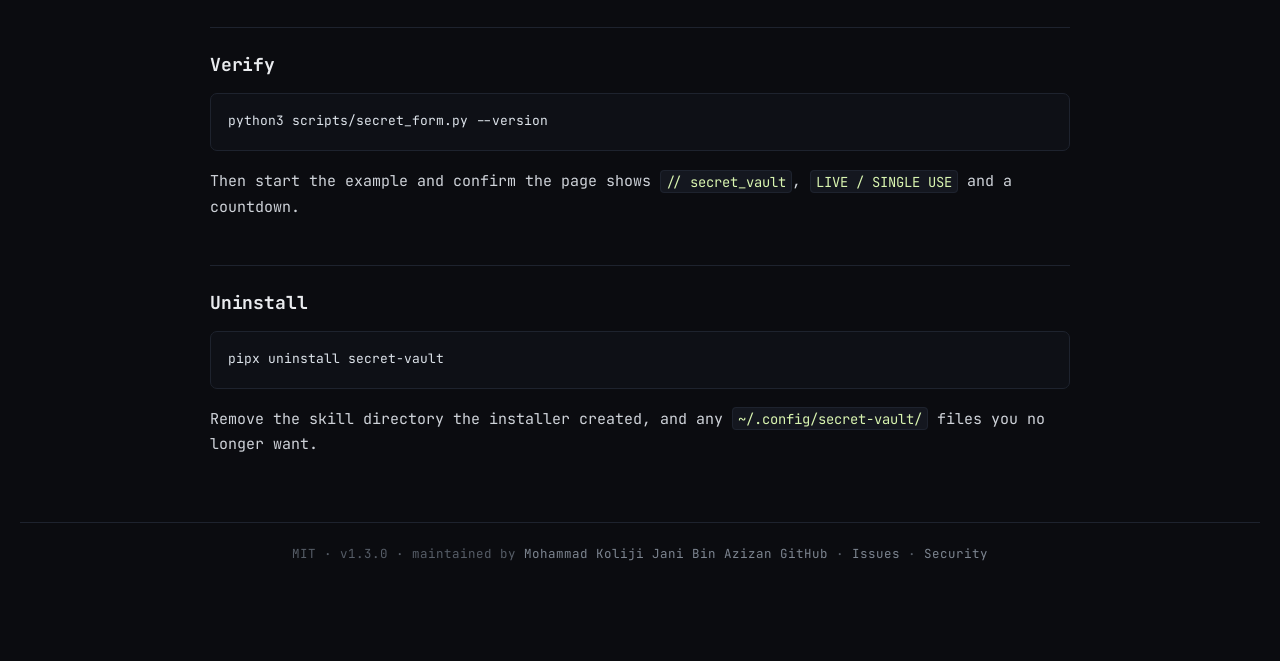
<file: docs/install.html>
<!doctype html>
<html lang="en">
<head>
<meta charset="utf-8">
<meta name="viewport" content="width=device-width,initial-scale=1">
<title>Install Secret Vault — pipx, uvx, or run from source</title>
<meta name="description" content="Install Secret Vault on Linux or macOS with Python 3.10+: clone and run, pipx/uvx from the Git URL, or copy the SKILL.md into your agent's skill directory.">
<link rel="canonical" href="https://kolijijani.github.io/secret-vault/install.html">
<meta property="og:type" content="website">
<meta property="og:site_name" content="Secret Vault">
<meta property="og:title" content="Install Secret Vault — pipx, uvx, or run from source">
<meta property="og:description" content="Install Secret Vault on Linux or macOS with Python 3.10+: clone and run, pipx/uvx from the Git URL, or copy the SKILL.md into your agent's skill directory.">
<meta property="og:url" content="https://kolijijani.github.io/secret-vault/install.html">
<meta property="og:image" content="https://kolijijani.github.io/secret-vault/social-preview.png">
<meta name="twitter:card" content="summary_large_image">
<meta name="twitter:title" content="Install Secret Vault — pipx, uvx, or run from source">
<meta name="twitter:description" content="Install Secret Vault on Linux or macOS with Python 3.10+: clone and run, pipx/uvx from the Git URL, or copy the SKILL.md into your agent's skill directory.">
<meta name="twitter:image" content="https://kolijijani.github.io/secret-vault/social-preview.png">
<meta name="theme-color" content="#0B0C10">
<link rel="preconnect" href="https://fonts.googleapis.com">
<link rel="preconnect" href="https://fonts.gstatic.com" crossorigin>
<link href="https://fonts.googleapis.com/css2?family=JetBrains+Mono:wght@400;500;700&display=swap" rel="stylesheet">
<link rel="stylesheet" href="assets/style.css">
<link rel="icon" href="data:image/svg+xml,<svg xmlns='http://www.w3.org/2000/svg' viewBox='0 0 32 32'><rect width='32' height='32' rx='6' fill='%230B0C10'/><text x='16' y='23' font-family='monospace' font-size='18' font-weight='700' text-anchor='middle' fill='%238CE62E'>//</text></svg>">
</head>
<body>
<header class="site"><div class="wrap">
  <a class="logo" href="index.html"><span class="slash">//</span> secret<span class="vault">_vault</span></a>
  <nav class="site"><a href="index.html">overview</a><a href="install.html" aria-current="page">install</a><a href="usage.html">usage</a><a href="agents.html">agents</a><a href="security.html">security</a><a href="faq.html">faq</a><a href="changelog.html">changelog</a></nav>
</div></header>
<main class="wrap">

<h1><span class="slash">//</span> Install</h1>
<p class="lede">Three ways in: run from a checkout, install as a command, or install the agent skill.
None of them need a third-party Python package.</p>

<h2>Requirements</h2>
<ul>
<li>Linux or macOS with Python 3.10 or newer</li>
<li>A modern browser</li>
<li>Localhost, or a trusted private network when opening the form from another device</li>
<li>Chrome or Chromium only if you want to regenerate the README screenshot</li>
</ul>

<h2>Run from a checkout</h2>
<pre><code>git clone https://github.com/kolijijani/secret-vault.git
cd secret-vault
python3 scripts/secret_form.py --version</code></pre>

<h2>Install as a command</h2>
<pre><code>pipx install agent-secret-form</code></pre>
<pre><code>uvx --from agent-secret-form secret-vault --version</code></pre>
<p>The distribution on PyPI is <strong><code>agent-secret-form</code></strong>; the console command stays
<code>secret-vault</code>. Installing from Git also works:</p>
<pre><code>pipx install git+https://github.com/kolijijani/secret-vault.git</code></pre>
<div class="warn">Do not <code>pip install secret-vault</code>: that name on PyPI belongs to an unrelated
project.</div>

<h2>Install the agent skill</h2>
<p>The installer copies <code>SKILL.md</code> into the agent's skill directory and rewrites the script path
to your checkout:</p>
<pre><code>./install.sh              # auto-detects ~/.hermes/skills, ~/.claude/skills, ~/.agents/skills</code></pre>
<pre><code>./install.sh ~/.claude/skills   # or name the directory explicitly</code></pre>
<pre><code>./install.sh --dry-run          # preview without writing</code></pre>
<p>See <a href="agents.html">Use with an agent</a> for the per-agent matrix.</p>

<h2>Verify</h2>
<pre><code>python3 scripts/secret_form.py --version</code></pre>
<p>Then start the example and confirm the page shows <code>// secret_vault</code>, <code>LIVE / SINGLE USE</code>
and a countdown.</p>

<h2>Uninstall</h2>
<pre><code>pipx uninstall secret-vault</code></pre>
<p>Remove the skill directory the installer created, and any <code>~/.config/secret-vault/</code> files you
no longer want.</p>
</main>
<footer class="site"><div class="wrap">
  <span>MIT · v1.3.0 · maintained by <a href="https://github.com/kolijijani">Mohammad Koliji Jani Bin Azizan</a></span>
  <span><a href="https://github.com/kolijijani/secret-vault">GitHub</a> · <a href="https://github.com/kolijijani/secret-vault/issues">Issues</a> · <a href="https://github.com/kolijijani/secret-vault/blob/main/SECURITY.md">Security</a></span>
</div></footer>
</body>
</html>
</file>
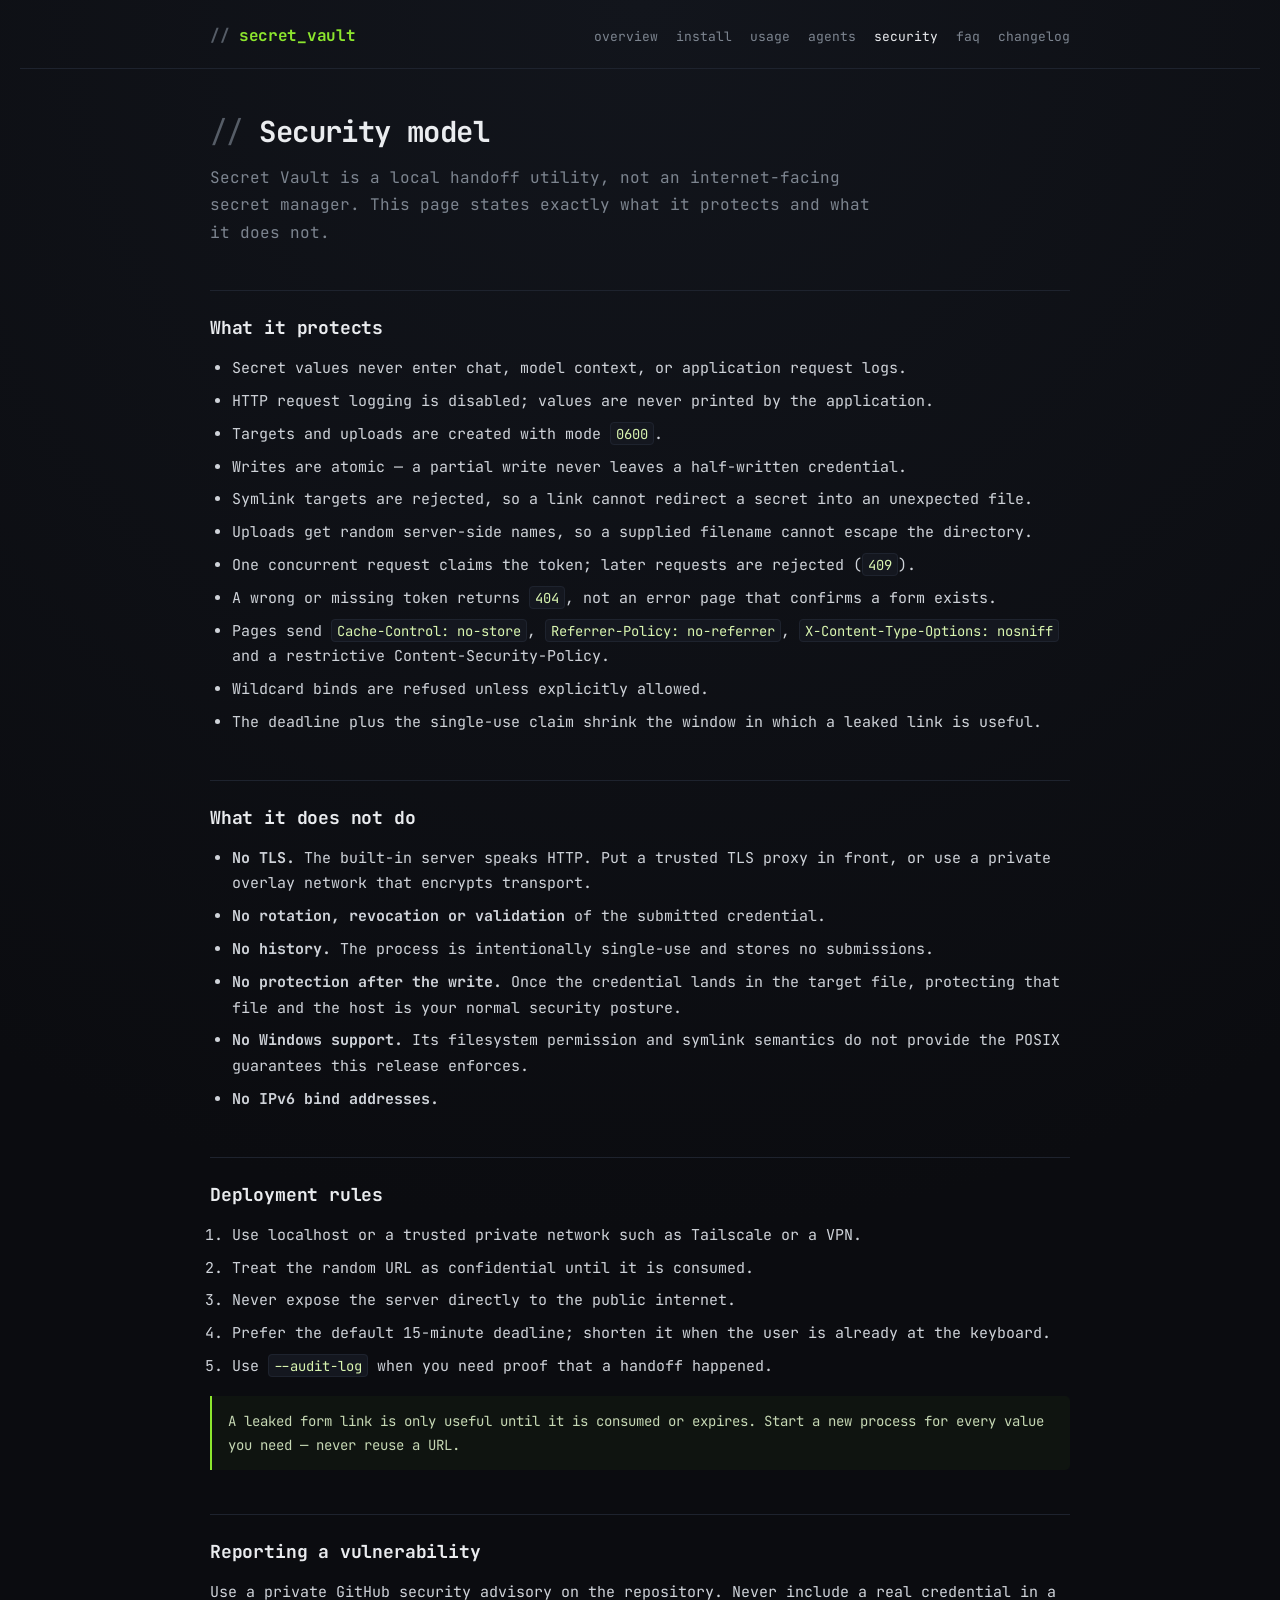
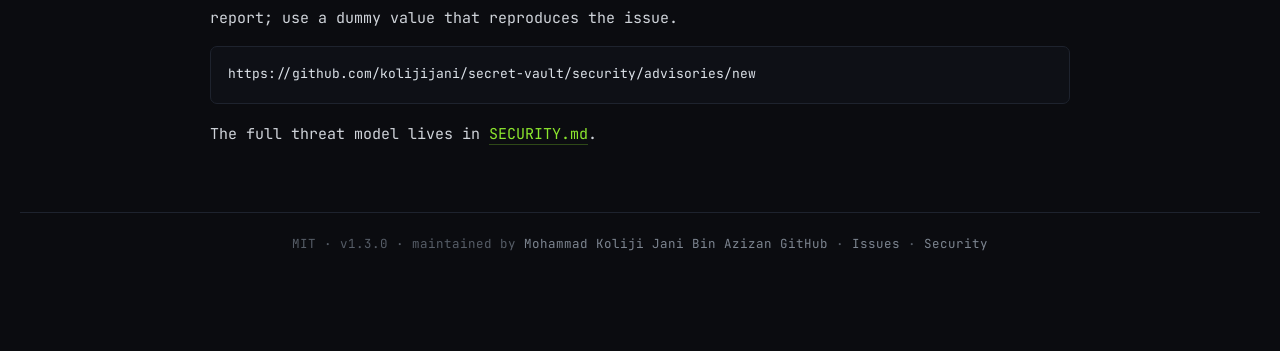
<file: docs/security.html>
<!doctype html>
<html lang="en">
<head>
<meta charset="utf-8">
<meta name="viewport" content="width=device-width,initial-scale=1">
<title>Secret Vault security model — what it protects and what it does not</title>
<meta name="description" content="Secret Vault's threat model: atomic 0600 writes, symlink rejection, single-claim tokens, 404 on a wrong token, no TLS, no rotation, and how to report a vulnerability.">
<link rel="canonical" href="https://kolijijani.github.io/secret-vault/security.html">
<meta property="og:type" content="website">
<meta property="og:site_name" content="Secret Vault">
<meta property="og:title" content="Secret Vault security model — what it protects and what it does not">
<meta property="og:description" content="Secret Vault's threat model: atomic 0600 writes, symlink rejection, single-claim tokens, 404 on a wrong token, no TLS, no rotation, and how to report a vulnerability.">
<meta property="og:url" content="https://kolijijani.github.io/secret-vault/security.html">
<meta property="og:image" content="https://kolijijani.github.io/secret-vault/social-preview.png">
<meta name="twitter:card" content="summary_large_image">
<meta name="twitter:title" content="Secret Vault security model — what it protects and what it does not">
<meta name="twitter:description" content="Secret Vault's threat model: atomic 0600 writes, symlink rejection, single-claim tokens, 404 on a wrong token, no TLS, no rotation, and how to report a vulnerability.">
<meta name="twitter:image" content="https://kolijijani.github.io/secret-vault/social-preview.png">
<meta name="theme-color" content="#0B0C10">
<link rel="preconnect" href="https://fonts.googleapis.com">
<link rel="preconnect" href="https://fonts.gstatic.com" crossorigin>
<link href="https://fonts.googleapis.com/css2?family=JetBrains+Mono:wght@400;500;700&display=swap" rel="stylesheet">
<link rel="stylesheet" href="assets/style.css">
<link rel="icon" href="data:image/svg+xml,<svg xmlns='http://www.w3.org/2000/svg' viewBox='0 0 32 32'><rect width='32' height='32' rx='6' fill='%230B0C10'/><text x='16' y='23' font-family='monospace' font-size='18' font-weight='700' text-anchor='middle' fill='%238CE62E'>//</text></svg>">
</head>
<body>
<header class="site"><div class="wrap">
  <a class="logo" href="index.html"><span class="slash">//</span> secret<span class="vault">_vault</span></a>
  <nav class="site"><a href="index.html">overview</a><a href="install.html">install</a><a href="usage.html">usage</a><a href="agents.html">agents</a><a href="security.html" aria-current="page">security</a><a href="faq.html">faq</a><a href="changelog.html">changelog</a></nav>
</div></header>
<main class="wrap">

<h1><span class="slash">//</span> Security model</h1>
<p class="lede">Secret Vault is a local handoff utility, not an internet-facing secret manager.
This page states exactly what it protects and what it does not.</p>

<h2>What it protects</h2>
<ul>
<li>Secret values never enter chat, model context, or application request logs.</li>
<li>HTTP request logging is disabled; values are never printed by the application.</li>
<li>Targets and uploads are created with mode <code>0600</code>.</li>
<li>Writes are atomic — a partial write never leaves a half-written credential.</li>
<li>Symlink targets are rejected, so a link cannot redirect a secret into an unexpected file.</li>
<li>Uploads get random server-side names, so a supplied filename cannot escape the directory.</li>
<li>One concurrent request claims the token; later requests are rejected (<code>409</code>).</li>
<li>A wrong or missing token returns <code>404</code>, not an error page that confirms a form exists.</li>
<li>Pages send <code>Cache-Control: no-store</code>, <code>Referrer-Policy: no-referrer</code>,
    <code>X-Content-Type-Options: nosniff</code> and a restrictive Content-Security-Policy.</li>
<li>Wildcard binds are refused unless explicitly allowed.</li>
<li>The deadline plus the single-use claim shrink the window in which a leaked link is useful.</li>
</ul>

<h2>What it does not do</h2>
<ul>
<li><strong>No TLS.</strong> The built-in server speaks HTTP. Put a trusted TLS proxy in front, or use a
private overlay network that encrypts transport.</li>
<li><strong>No rotation, revocation or validation</strong> of the submitted credential.</li>
<li><strong>No history.</strong> The process is intentionally single-use and stores no submissions.</li>
<li><strong>No protection after the write.</strong> Once the credential lands in the target file, protecting
that file and the host is your normal security posture.</li>
<li><strong>No Windows support.</strong> Its filesystem permission and symlink semantics do not provide the
POSIX guarantees this release enforces.</li>
<li><strong>No IPv6 bind addresses.</strong></li>
</ul>

<h2>Deployment rules</h2>
<ol>
<li>Use localhost or a trusted private network such as Tailscale or a VPN.</li>
<li>Treat the random URL as confidential until it is consumed.</li>
<li>Never expose the server directly to the public internet.</li>
<li>Prefer the default 15-minute deadline; shorten it when the user is already at the keyboard.</li>
<li>Use <code>--audit-log</code> when you need proof that a handoff happened.</li>
</ol>

<div class="note">A leaked form link is only useful until it is consumed or expires. Start a new process for
every value you need — never reuse a URL.</div>

<h2>Reporting a vulnerability</h2>
<p>Use a private GitHub security advisory on the repository. Never include a real credential in a report;
use a dummy value that reproduces the issue.</p>
<pre><code>https://github.com/kolijijani/secret-vault/security/advisories/new</code></pre>
<p>The full threat model lives in
<a href="https://github.com/kolijijani/secret-vault/blob/main/SECURITY.md">SECURITY.md</a>.</p>
</main>
<footer class="site"><div class="wrap">
  <span>MIT · v1.3.0 · maintained by <a href="https://github.com/kolijijani">Mohammad Koliji Jani Bin Azizan</a></span>
  <span><a href="https://github.com/kolijijani/secret-vault">GitHub</a> · <a href="https://github.com/kolijijani/secret-vault/issues">Issues</a> · <a href="https://github.com/kolijijani/secret-vault/blob/main/SECURITY.md">Security</a></span>
</div></footer>
</body>
</html>
</file>
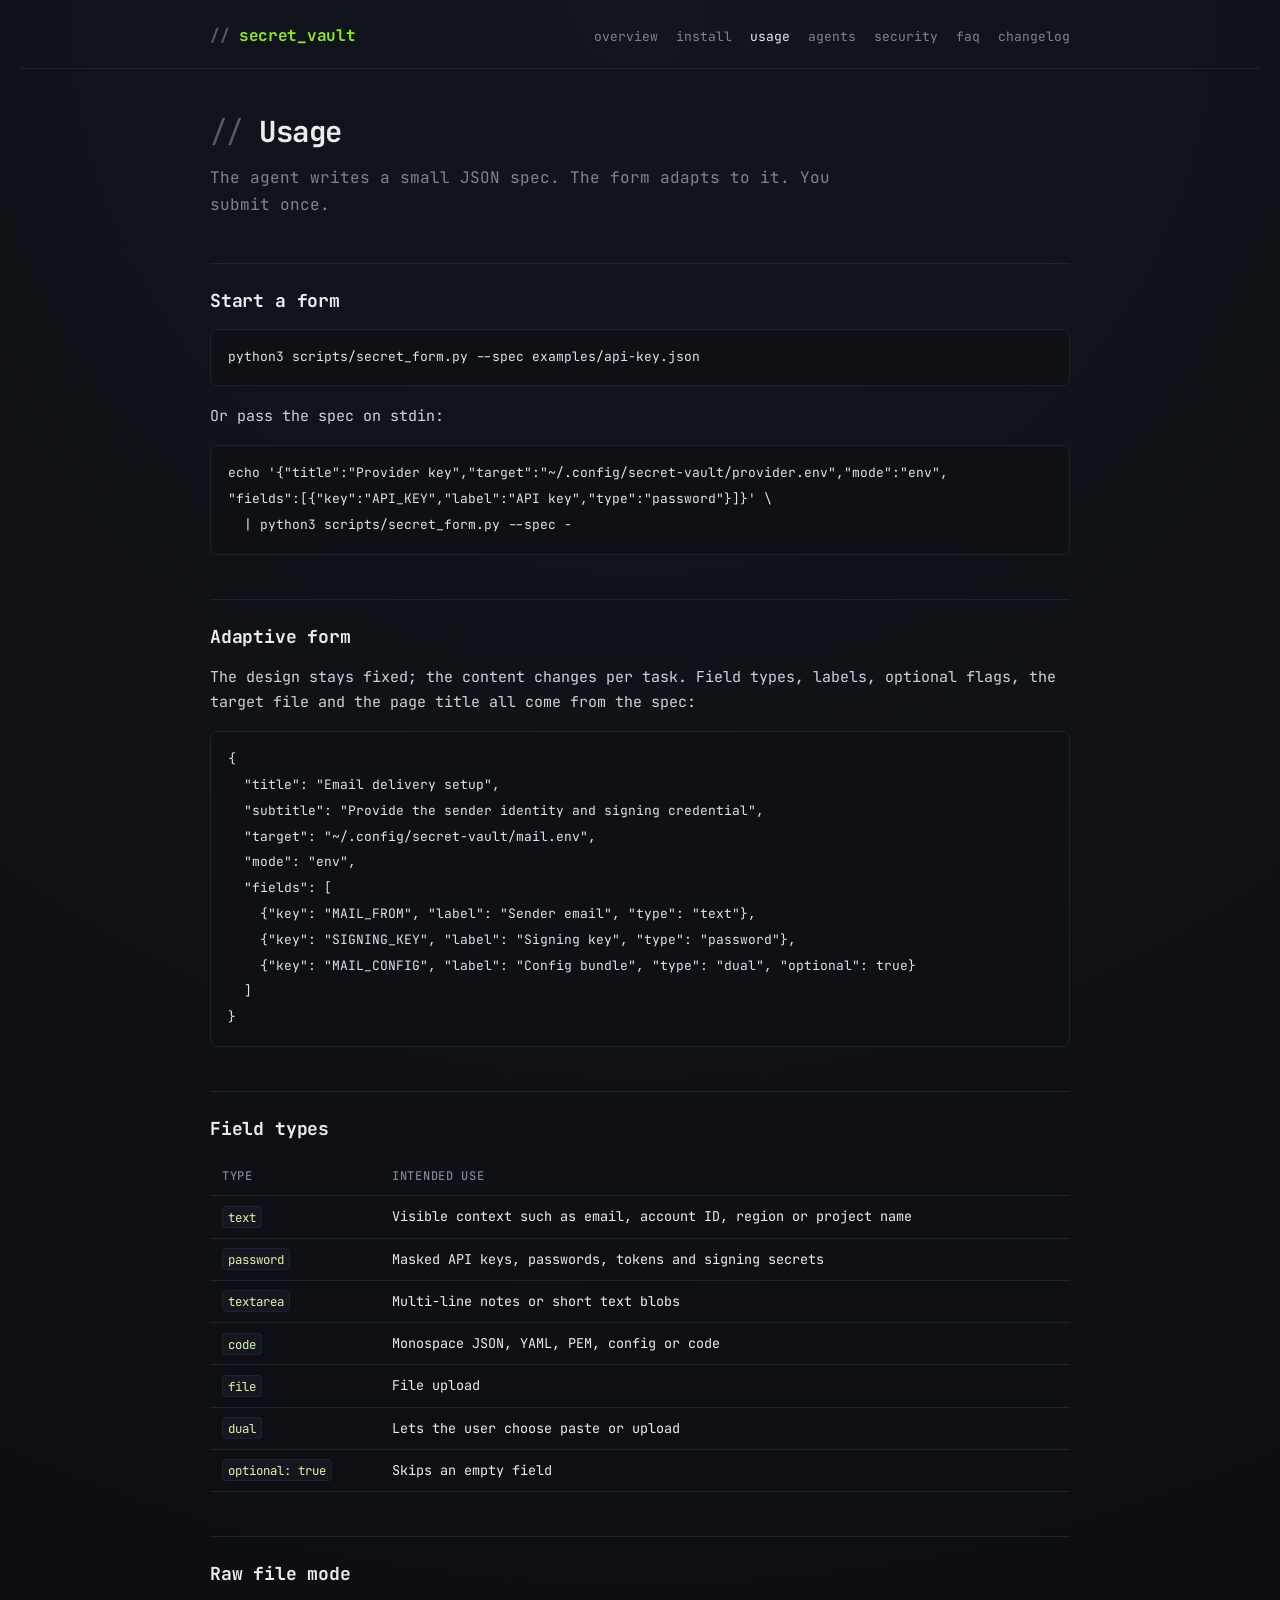
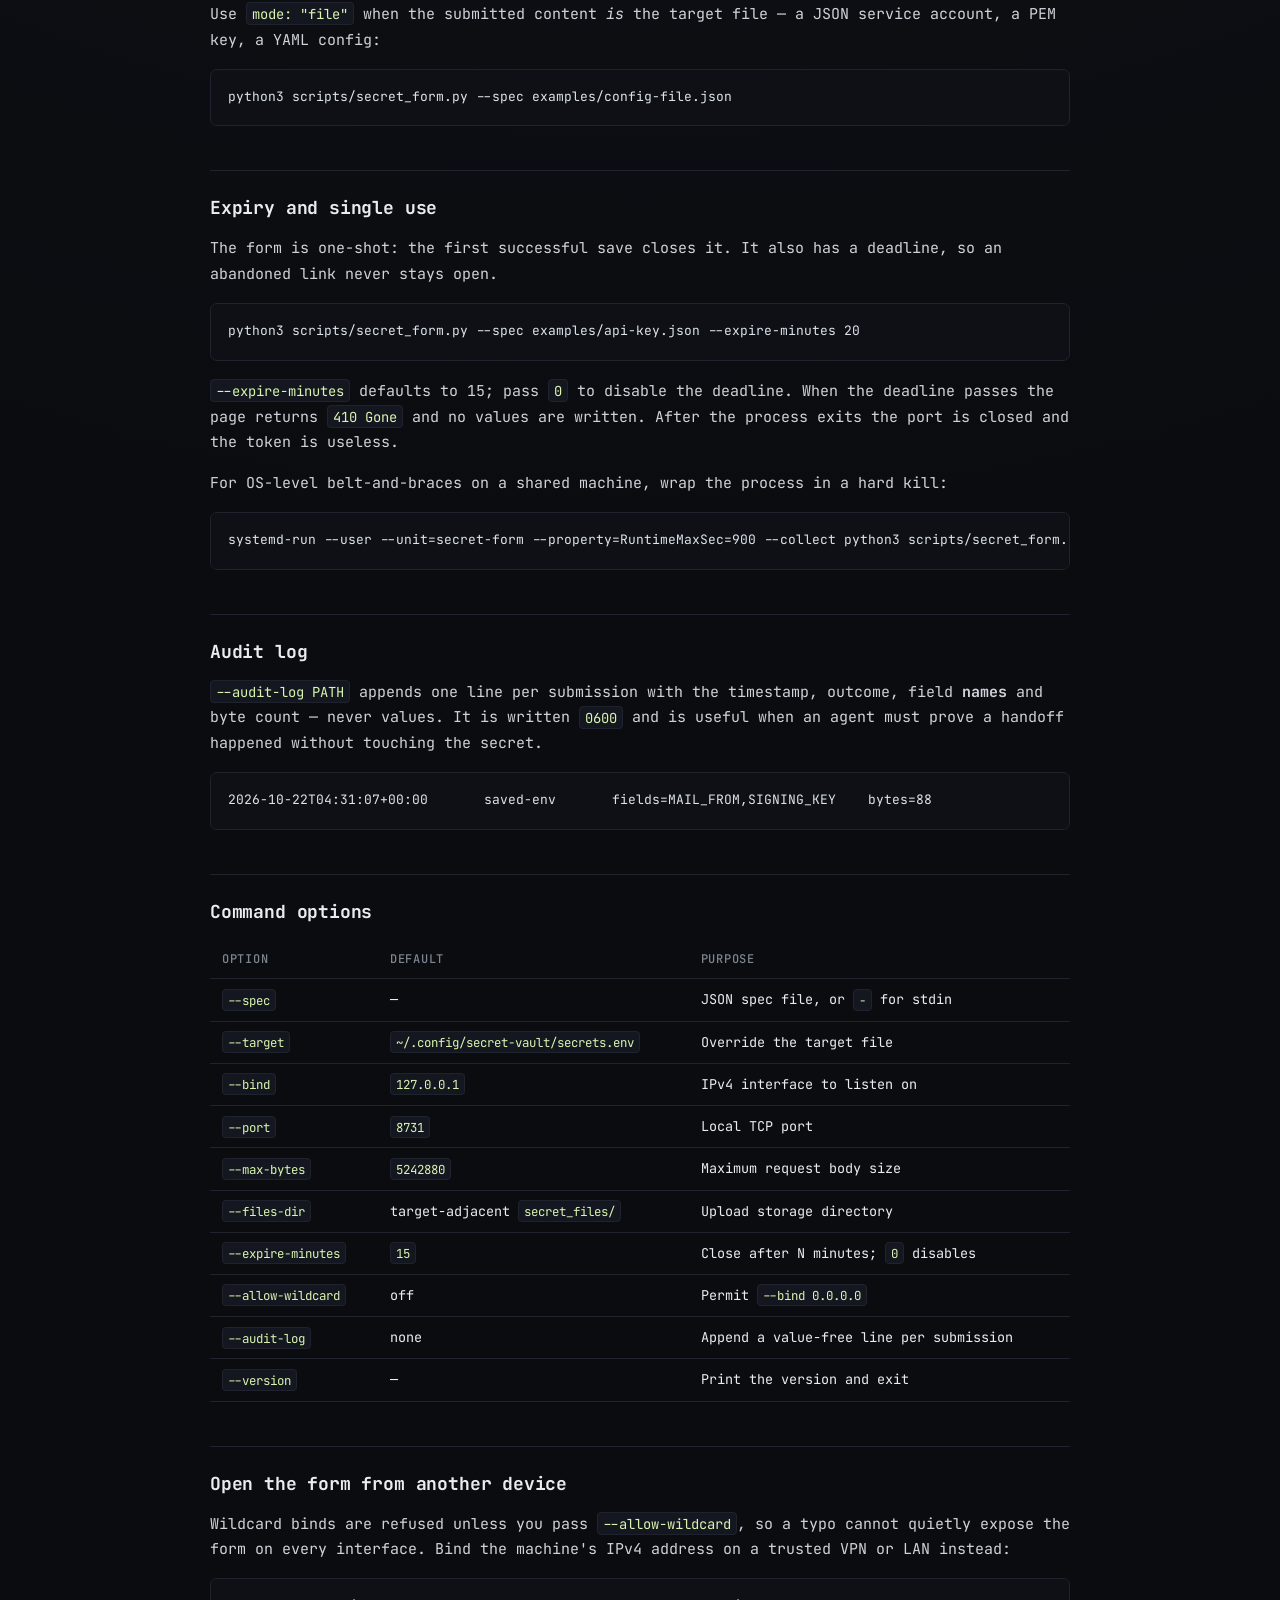
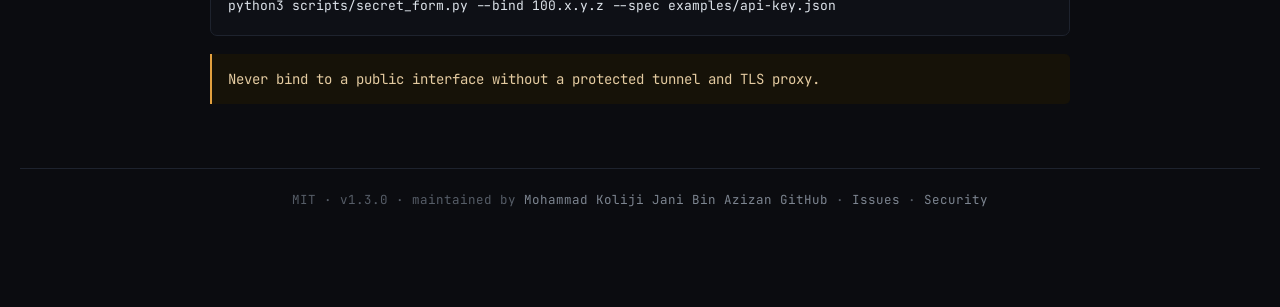
<file: docs/usage.html>
<!doctype html>
<html lang="en">
<head>
<meta charset="utf-8">
<meta name="viewport" content="width=device-width,initial-scale=1">
<title>Secret Vault usage — adaptive forms, raw files, expiry, audit log</title>
<meta name="description" content="How to run a Secret Vault form: JSON spec, field types, raw-file mode, --expire-minutes deadline, single-claim submission and the value-free audit log.">
<link rel="canonical" href="https://kolijijani.github.io/secret-vault/usage.html">
<meta property="og:type" content="website">
<meta property="og:site_name" content="Secret Vault">
<meta property="og:title" content="Secret Vault usage — adaptive forms, raw files, expiry, audit log">
<meta property="og:description" content="How to run a Secret Vault form: JSON spec, field types, raw-file mode, --expire-minutes deadline, single-claim submission and the value-free audit log.">
<meta property="og:url" content="https://kolijijani.github.io/secret-vault/usage.html">
<meta property="og:image" content="https://kolijijani.github.io/secret-vault/social-preview.png">
<meta name="twitter:card" content="summary_large_image">
<meta name="twitter:title" content="Secret Vault usage — adaptive forms, raw files, expiry, audit log">
<meta name="twitter:description" content="How to run a Secret Vault form: JSON spec, field types, raw-file mode, --expire-minutes deadline, single-claim submission and the value-free audit log.">
<meta name="twitter:image" content="https://kolijijani.github.io/secret-vault/social-preview.png">
<meta name="theme-color" content="#0B0C10">
<link rel="preconnect" href="https://fonts.googleapis.com">
<link rel="preconnect" href="https://fonts.gstatic.com" crossorigin>
<link href="https://fonts.googleapis.com/css2?family=JetBrains+Mono:wght@400;500;700&display=swap" rel="stylesheet">
<link rel="stylesheet" href="assets/style.css">
<link rel="icon" href="data:image/svg+xml,<svg xmlns='http://www.w3.org/2000/svg' viewBox='0 0 32 32'><rect width='32' height='32' rx='6' fill='%230B0C10'/><text x='16' y='23' font-family='monospace' font-size='18' font-weight='700' text-anchor='middle' fill='%238CE62E'>//</text></svg>">
</head>
<body>
<header class="site"><div class="wrap">
  <a class="logo" href="index.html"><span class="slash">//</span> secret<span class="vault">_vault</span></a>
  <nav class="site"><a href="index.html">overview</a><a href="install.html">install</a><a href="usage.html" aria-current="page">usage</a><a href="agents.html">agents</a><a href="security.html">security</a><a href="faq.html">faq</a><a href="changelog.html">changelog</a></nav>
</div></header>
<main class="wrap">

<h1><span class="slash">//</span> Usage</h1>
<p class="lede">The agent writes a small JSON spec. The form adapts to it. You submit once.</p>

<h2>Start a form</h2>
<pre><code>python3 scripts/secret_form.py --spec examples/api-key.json</code></pre>
<p>Or pass the spec on stdin:</p>
<pre><code>echo &#x27;{&quot;title&quot;:&quot;Provider key&quot;,&quot;target&quot;:&quot;~/.config/secret-vault/provider.env&quot;,&quot;mode&quot;:&quot;env&quot;,
&quot;fields&quot;:[{&quot;key&quot;:&quot;API_KEY&quot;,&quot;label&quot;:&quot;API key&quot;,&quot;type&quot;:&quot;password&quot;}]}&#x27; \
  | python3 scripts/secret_form.py --spec -</code></pre>

<h2>Adaptive form</h2>
<p>The design stays fixed; the content changes per task. Field types, labels, optional flags, the target
file and the page title all come from the spec:</p>
<pre><code>{
  &quot;title&quot;: &quot;Email delivery setup&quot;,
  &quot;subtitle&quot;: &quot;Provide the sender identity and signing credential&quot;,
  &quot;target&quot;: &quot;~/.config/secret-vault/mail.env&quot;,
  &quot;mode&quot;: &quot;env&quot;,
  &quot;fields&quot;: [
    {&quot;key&quot;: &quot;MAIL_FROM&quot;, &quot;label&quot;: &quot;Sender email&quot;, &quot;type&quot;: &quot;text&quot;},
    {&quot;key&quot;: &quot;SIGNING_KEY&quot;, &quot;label&quot;: &quot;Signing key&quot;, &quot;type&quot;: &quot;password&quot;},
    {&quot;key&quot;: &quot;MAIL_CONFIG&quot;, &quot;label&quot;: &quot;Config bundle&quot;, &quot;type&quot;: &quot;dual&quot;, &quot;optional&quot;: true}
  ]
}</code></pre>

<h2>Field types</h2>
<table>
<tr><th>Type</th><th>Intended use</th></tr>
<tr><td><code>text</code></td><td>Visible context such as email, account ID, region or project name</td></tr>
<tr><td><code>password</code></td><td>Masked API keys, passwords, tokens and signing secrets</td></tr>
<tr><td><code>textarea</code></td><td>Multi-line notes or short text blobs</td></tr>
<tr><td><code>code</code></td><td>Monospace JSON, YAML, PEM, config or code</td></tr>
<tr><td><code>file</code></td><td>File upload</td></tr>
<tr><td><code>dual</code></td><td>Lets the user choose paste or upload</td></tr>
<tr><td><code>optional: true</code></td><td>Skips an empty field</td></tr>
</table>

<h2>Raw file mode</h2>
<p>Use <code>mode: "file"</code> when the submitted content <em>is</em> the target file — a JSON service
account, a PEM key, a YAML config:</p>
<pre><code>python3 scripts/secret_form.py --spec examples/config-file.json</code></pre>

<h2>Expiry and single use</h2>
<p>The form is one-shot: the first successful save closes it. It also has a deadline, so an abandoned link
never stays open.</p>
<pre><code>python3 scripts/secret_form.py --spec examples/api-key.json --expire-minutes 20</code></pre>
<p><code>--expire-minutes</code> defaults to 15; pass <code>0</code> to disable the deadline. When the
deadline passes the page returns <code>410 Gone</code> and no values are written. After the process exits
the port is closed and the token is useless.</p>
<p>For OS-level belt-and-braces on a shared machine, wrap the process in a hard kill:</p>
<pre><code>systemd-run --user --unit=secret-form --property=RuntimeMaxSec=900 --collect python3 scripts/secret_form.py --bind 127.0.0.1 --spec examples/api-key.json</code></pre>

<h2>Audit log</h2>
<p><code>--audit-log PATH</code> appends one line per submission with the timestamp, outcome, field
<strong>names</strong> and byte count — never values. It is written <code>0600</code> and is useful when an
agent must prove a handoff happened without touching the secret.</p>
<pre><code>2026-10-22T04:31:07+00:00	saved-env	fields=MAIL_FROM,SIGNING_KEY	bytes=88</code></pre>

<h2>Command options</h2>
<table>
<tr><th>Option</th><th>Default</th><th>Purpose</th></tr>
<tr><td><code>--spec</code></td><td>—</td><td>JSON spec file, or <code>-</code> for stdin</td></tr>
<tr><td><code>--target</code></td><td><code>~/.config/secret-vault/secrets.env</code></td><td>Override the target file</td></tr>
<tr><td><code>--bind</code></td><td><code>127.0.0.1</code></td><td>IPv4 interface to listen on</td></tr>
<tr><td><code>--port</code></td><td><code>8731</code></td><td>Local TCP port</td></tr>
<tr><td><code>--max-bytes</code></td><td><code>5242880</code></td><td>Maximum request body size</td></tr>
<tr><td><code>--files-dir</code></td><td>target-adjacent <code>secret_files/</code></td><td>Upload storage directory</td></tr>
<tr><td><code>--expire-minutes</code></td><td><code>15</code></td><td>Close after N minutes; <code>0</code> disables</td></tr>
<tr><td><code>--allow-wildcard</code></td><td>off</td><td>Permit <code>--bind 0.0.0.0</code></td></tr>
<tr><td><code>--audit-log</code></td><td>none</td><td>Append a value-free line per submission</td></tr>
<tr><td><code>--version</code></td><td>—</td><td>Print the version and exit</td></tr>
</table>

<h2>Open the form from another device</h2>
<p>Wildcard binds are refused unless you pass <code>--allow-wildcard</code>, so a typo cannot quietly expose
the form on every interface. Bind the machine's IPv4 address on a trusted VPN or LAN instead:</p>
<pre><code>python3 scripts/secret_form.py --bind 100.x.y.z --spec examples/api-key.json</code></pre>
<div class="warn">Never bind to a public interface without a protected tunnel and TLS proxy.</div>
</main>
<footer class="site"><div class="wrap">
  <span>MIT · v1.3.0 · maintained by <a href="https://github.com/kolijijani">Mohammad Koliji Jani Bin Azizan</a></span>
  <span><a href="https://github.com/kolijijani/secret-vault">GitHub</a> · <a href="https://github.com/kolijijani/secret-vault/issues">Issues</a> · <a href="https://github.com/kolijijani/secret-vault/blob/main/SECURITY.md">Security</a></span>
</div></footer>
</body>
</html>
</file>
<file: docs/assets/style.css>
/* secret-vault docs — dark terminal identity, matches docs/banner.png */
:root{
  --bg:#0B0C10; --bg-glow:#12151C; --surface:#0E1016; --line:#1E232E;
  --ink:#EAECEF; --muted:#7D8590; --dim:#565D67; --accent:#8CE62E;
  --mono:"JetBrains Mono",ui-monospace,SFMono-Regular,Menlo,Consolas,monospace;
  --maxw:860px;
}
*{box-sizing:border-box;margin:0;padding:0}
html{scroll-behavior:smooth}
body{
  background:radial-gradient(circle at 50% 0%,var(--bg-glow) 0%,var(--bg) 60%) no-repeat,var(--bg);
  color:var(--ink);font-family:var(--mono);font-size:15px;line-height:1.72;
  -webkit-font-smoothing:antialiased;padding:0 20px 96px;
}
.wrap{max-width:var(--maxw);margin:0 auto}
a{color:var(--accent);text-decoration:none;border-bottom:1px solid rgba(140,230,46,.28)}
a:hover{border-bottom-color:var(--accent)}
header.site{border-bottom:1px solid var(--line);padding:22px 0 18px;margin-bottom:44px}
header.site .wrap{display:flex;flex-wrap:wrap;gap:16px;align-items:baseline;justify-content:space-between}
.logo{font-weight:700;font-size:16px;letter-spacing:-.02em;border:0}
.logo .slash{color:var(--dim)}
.logo .vault{color:var(--accent)}
nav.site{display:flex;flex-wrap:wrap;gap:18px;font-size:13px}
nav.site a{color:var(--muted);border:0}
nav.site a:hover,nav.site a[aria-current="page"]{color:var(--ink)}
h1{font-size:29px;line-height:1.28;letter-spacing:-.02em;margin:0 0 14px}
h1 .slash{color:var(--dim);font-weight:400}
h2{font-size:18px;letter-spacing:-.01em;margin:44px 0 12px;padding-top:22px;border-top:1px solid var(--line)}
h3{font-size:15px;margin:26px 0 8px;color:var(--ink)}
p{margin:0 0 15px;color:#CFD3D9}
.lede{font-size:16px;color:var(--muted);margin-bottom:30px;max-width:66ch}
ul,ol{margin:0 0 16px;padding-left:22px;color:#CFD3D9}
li{margin:0 0 7px}
code{font-family:var(--mono);font-size:.92em;background:#14171F;border:1px solid var(--line);
  border-radius:4px;padding:1.5px 5px;color:#D9F5B0}
pre{background:var(--surface);border:1px solid var(--line);border-radius:7px;padding:15px 17px;
  overflow-x:auto;max-width:100%;margin:0 0 18px}
pre code{background:none;border:0;padding:0;color:#DDE3EA;font-size:13px;line-height:1.65}
table{width:100%;border-collapse:collapse;margin:0 0 20px;font-size:13.5px}
th,td{text-align:left;padding:9px 12px;border-bottom:1px solid var(--line);vertical-align:top}
th{color:var(--muted);font-weight:500;font-size:12px;text-transform:uppercase;letter-spacing:.06em}
td code{white-space:nowrap}
.note{border-left:2px solid var(--accent);background:#0F1410;padding:13px 16px;margin:0 0 20px;
  border-radius:0 5px 5px 0;color:#C6D8B4;font-size:14px}
.warn{border-left:2px solid #E2A03F;background:#161208;padding:13px 16px;margin:0 0 20px;
  border-radius:0 5px 5px 0;color:#E4CBA1;font-size:14px}
.cards{display:grid;grid-template-columns:repeat(auto-fit,minmax(180px,1fr));gap:12px;margin:0 0 24px}
.card{display:block;background:var(--surface);border:1px solid var(--line);border-radius:7px;
  padding:16px 17px;border-bottom-width:1px}
.card:hover{border-color:#2C3444}
.card b{display:block;color:var(--ink);font-size:14px;margin-bottom:4px;font-weight:600}
.card span{color:var(--muted);font-size:12.5px;line-height:1.55}
footer.site{border-top:1px solid var(--line);margin-top:64px;padding-top:20px;
  color:var(--dim);font-size:12.5px;display:flex;flex-wrap:wrap;gap:10px;justify-content:space-between}
footer.site a{color:var(--muted);border:0}
.pill{display:inline-block;font-size:11px;letter-spacing:.08em;text-transform:uppercase;
  color:var(--accent);border:1px solid rgba(140,230,46,.35);border-radius:999px;
  padding:2px 9px;margin-bottom:16px}
@media (max-width:600px){
  body{font-size:14.5px;padding:0 16px 72px}
  h1{font-size:24px}
  header.site .wrap{flex-direction:column;gap:10px}
  td code{white-space:normal;word-break:break-word}
  table{table-layout:fixed;width:100%}
  th,td{padding:8px 8px;word-break:break-word}
  .wrap{overflow-x:hidden}
}
</file>
